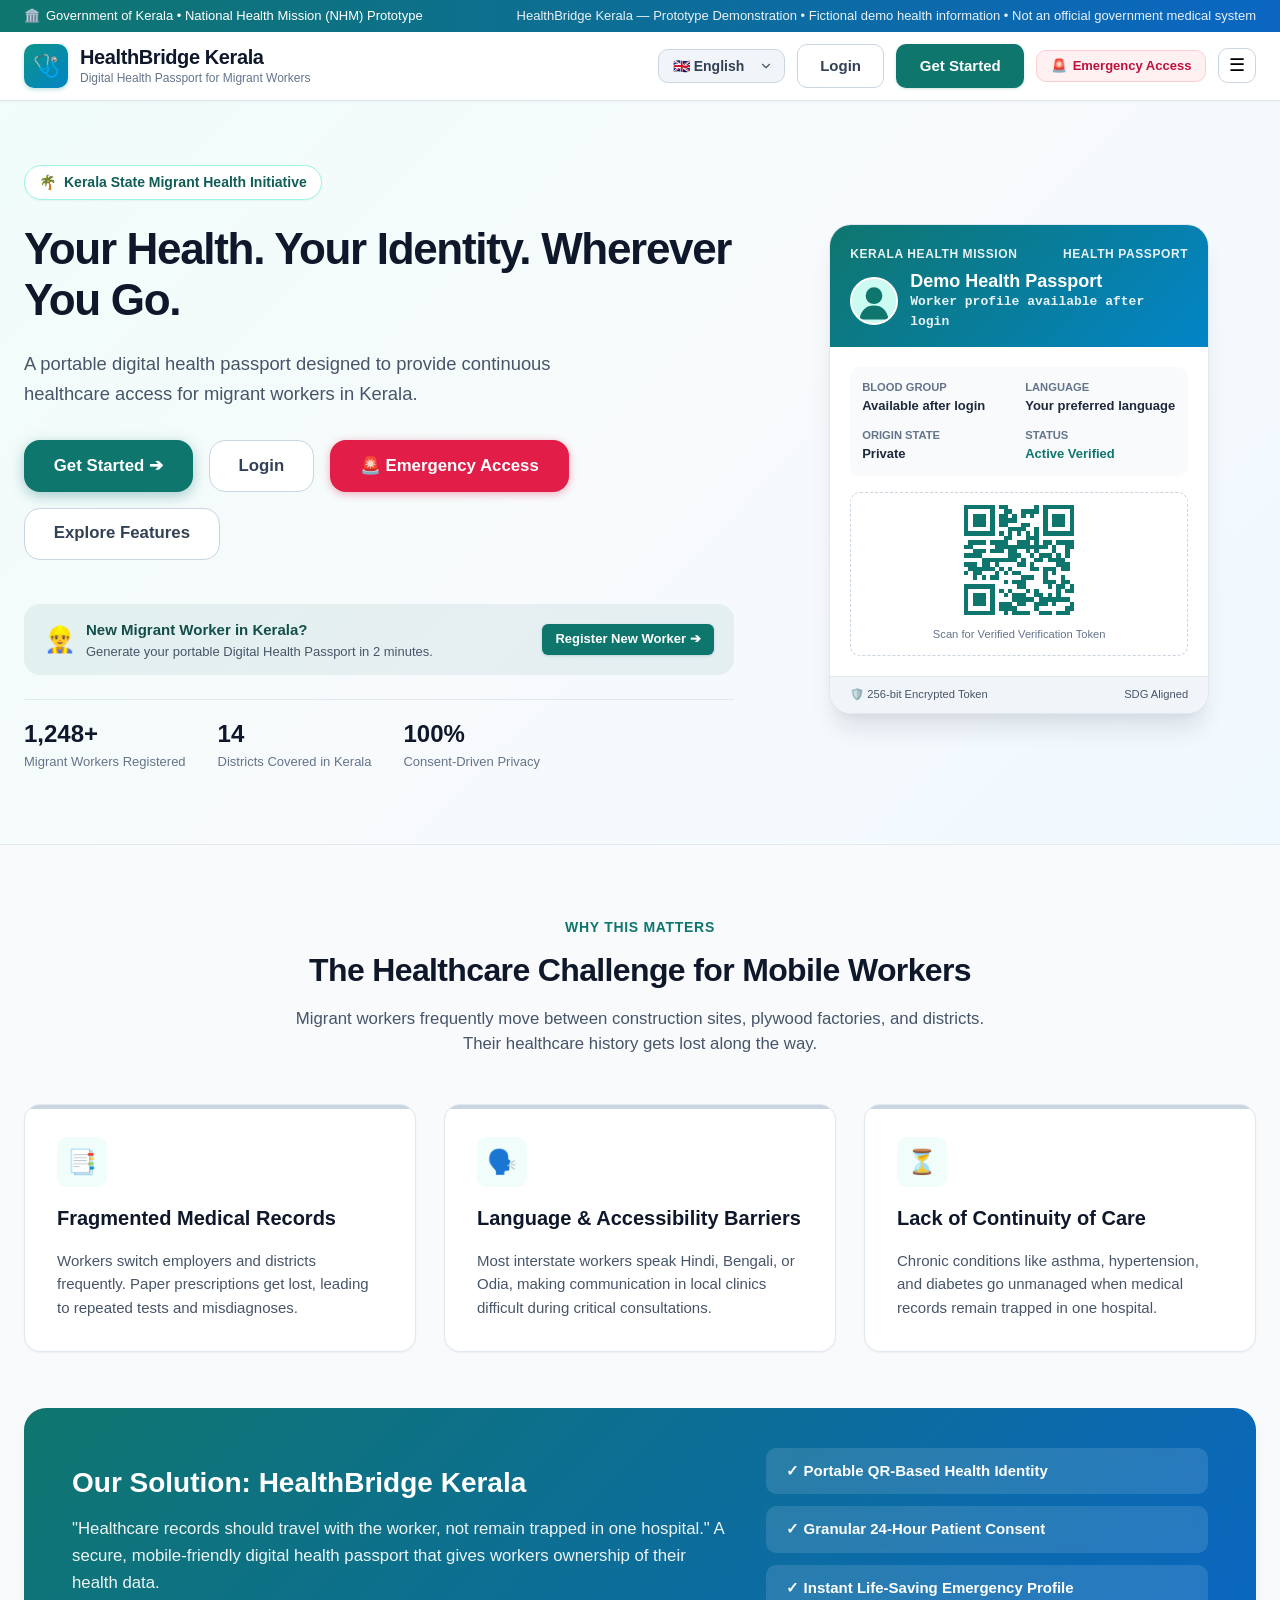
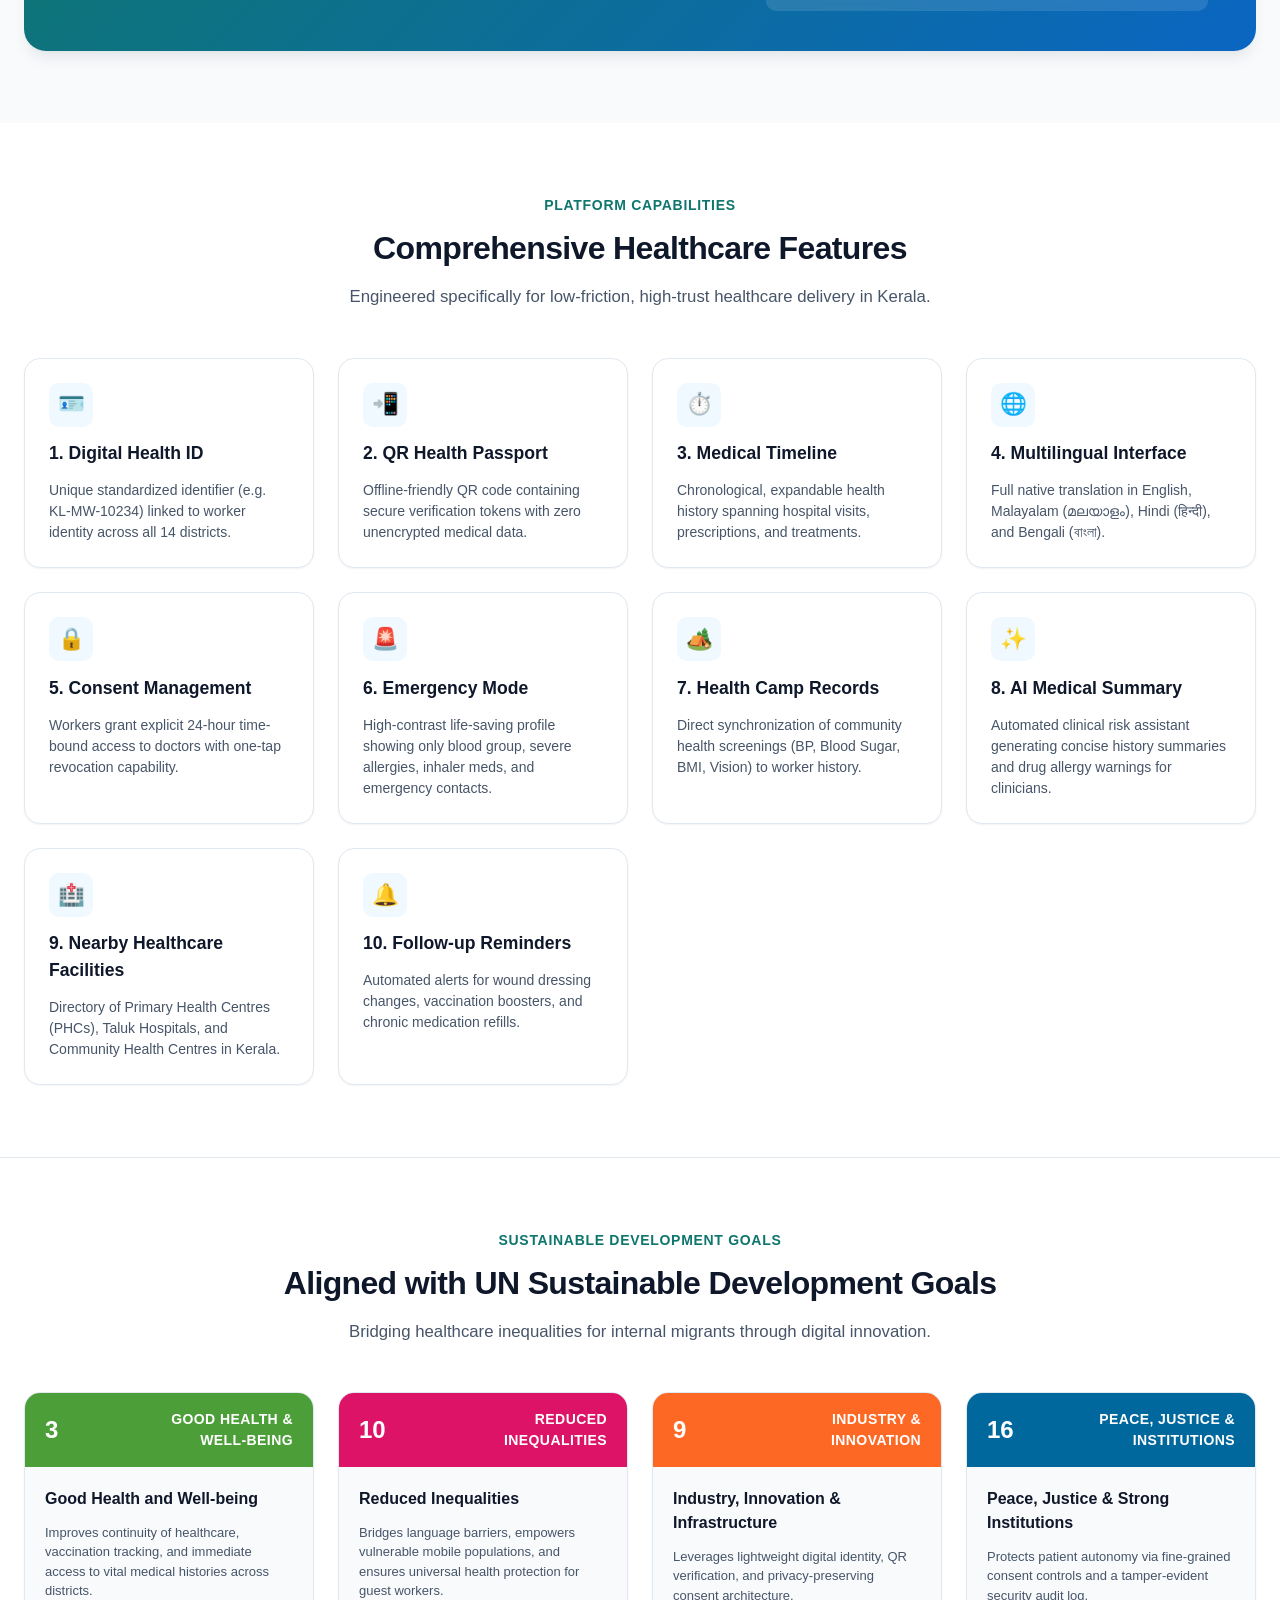
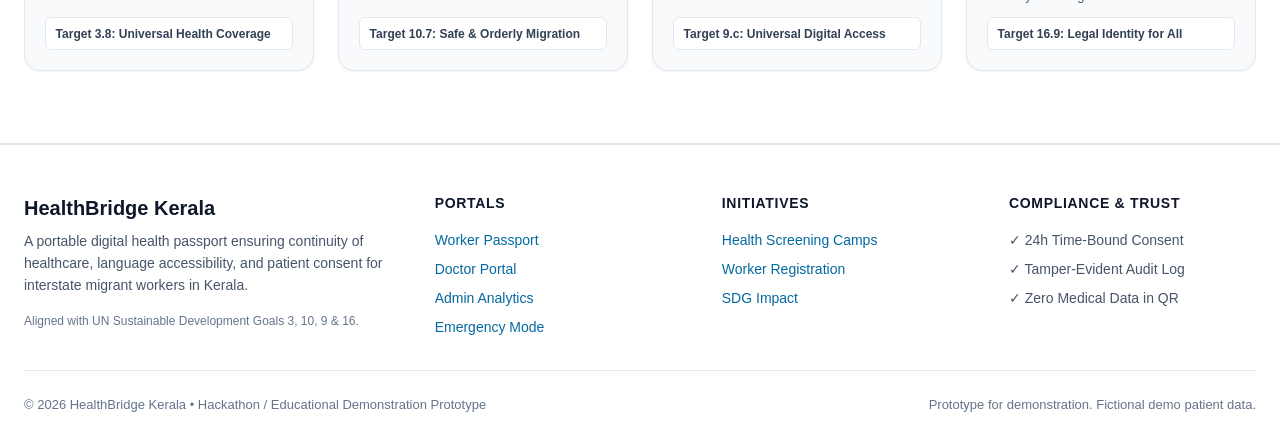
<file: templates/index.html>
<!DOCTYPE html>
<html lang="en">
<head>
  <meta charset="UTF-8">
  <meta name="viewport" content="width=device-width, initial-scale=1.0">
  <title>HealthBridge Kerala — Digital Health Passport for Migrant Workers</title>
  <meta name="description" content="A portable digital health passport designed to provide continuous healthcare access and consent-driven medical records for migrant workers in Kerala. Aligned with UN SDGs.">
  
  <!-- Core Design System CSS -->
  <link rel="stylesheet" href="/static/css/style.css">
  <link rel="stylesheet" href="/static/css/animations.css">
</head>
<body>

  <!-- 1. Government / Hackathon Banner -->
  <div class="gov-top-bar">
    <div class="gov-badge">
      <span>🏛️</span>
      <span>Government of Kerala • National Health Mission (NHM) Prototype</span>
    </div>
    <div class="gov-disclaimer">
      <span>HealthBridge Kerala — Prototype Demonstration • Fictional demo health information • Not an official government medical system</span>
    </div>
  </div>

  <!-- 2. Main Header Navigation -->
  <header class="main-header">
    <div class="header-container">
      <div class="brand-logo" onclick="goHome()" title="Go to Home">
        <div class="brand-icon-wrapper">
          <span>🩺</span>
        </div>
        <div class="brand-text">
          <h1 data-i18n="app_title">HealthBridge Kerala</h1>
          <p data-i18n="app_subtitle">Digital Health Passport for Migrant Workers</p>
        </div>
      </div>

      <div class="header-actions">
        <div class="lang-selector-wrapper">
          <select class="lang-select" onchange="setLanguage(this.value)" aria-label="Select Language">
            <option value="en">🇬🇧 English</option>
            <option value="ml">🌴 മലയാളം</option>
            <option value="hi">🇮🇳 हिन्दी</option>
            <option value="bn">🌾 বাংলা</option>
          </select>
        </div>
        <button class="btn btn-secondary header-login-btn public-header-control" onclick="navigateTo('role-select')">Login</button>
        <button class="btn btn-primary header-start-btn public-header-control" onclick="navigateTo('get-started')">Get Started</button>
        <button class="btn-emergency-top beacon-pulse public-header-control" onclick="openModal('modal-emergency-login')">
          <span>🚨</span>
          <span data-i18n="btn_emergency_access">Emergency Mode</span>
        </button>

        <button class="mobile-menu-btn public-header-control" id="mobile-nav-toggle" aria-label="Open navigation menu" aria-expanded="false">☰</button>
        <div id="authenticated-header-controls" class="authenticated-header-controls" hidden>
          <span class="authenticated-role-label"><span id="authenticated-user-name"></span><span id="authenticated-role-separator"> • </span><span id="authenticated-role-label"></span></span>
          <button class="btn btn-secondary" onclick="goHome()">Home</button>
          <button class="btn btn-primary" onclick="logout()">Logout</button>
        </div>
      </div>
    </div>
  </header>
  <div id="public-menu-backdrop" class="public-menu-backdrop"></div>
  <nav id="public-menu" class="public-menu" aria-label="Public navigation">
    <div class="public-menu-head"><strong>Explore HealthBridge</strong><button class="modal-close-btn" id="public-menu-close" aria-label="Close navigation menu">&times;</button></div>
    <button onclick="navigateTo('landing'); closePublicMenu()">Home</button>
    <button onclick="scrollPublicSection('about-section')">About HealthBridge Kerala</button>
    <button onclick="scrollPublicSection('how-it-works-section')">How It Works</button>
    <button onclick="scrollPublicSection('features-section')">Features</button>
    <button onclick="scrollPublicSection('sdg-section')">SDG Impact</button>
    <button onclick="scrollPublicSection('privacy-section')">Privacy &amp; Security</button>
    <button onclick="scrollPublicSection('faq-section')">Help / FAQ</button>
    <button onclick="scrollPublicSection('contact-section')">Contact</button>
    <button class="menu-register" onclick="navigateTo('register'); closePublicMenu()">Register Worker</button>
  </nav>

  <!-- Main Views Container -->
  <main>

    <!-- =======================================================================
         VIEW 1: LANDING PAGE
         ======================================================================= -->
    <div id="view-landing" class="view-section active">
      
      <!-- Hero Section -->
      <section class="hero-section">
        <div class="hero-grid">
          
          <div class="hero-content">
            <div class="hero-kerala-tag">
              <span>🌴</span>
              <span>Kerala State Migrant Health Initiative</span>
            </div>

            <h2 class="hero-title" data-i18n="hero_title">
              Your Health. Your Identity. <br><span class="highlight">Wherever You Go.</span>
            </h2>

            <p class="hero-subtitle" data-i18n="hero_subtitle">
              A portable digital health passport designed to provide continuous healthcare access for migrant workers in Kerala. No lost prescriptions. No data silos.
            </p>

            <div class="hero-actions">
              <button class="btn btn-primary btn-lg" onclick="navigateTo('get-started')" style="font-weight:700; box-shadow:0 4px 14px rgba(15,118,110,0.35);">
                Get Started ➔
              </button>
              <button class="btn btn-secondary btn-lg" onclick="navigateTo('role-select')">
                Login
              </button>
              <button class="btn btn-emergency btn-lg" onclick="openModal('modal-emergency-login')">🚨 Emergency Access</button>
              <button class="btn btn-secondary btn-lg" onclick="document.getElementById('features-section').scrollIntoView({behavior: 'smooth'})" data-i18n="btn_explore_features">
                Features
              </button>
            </div>

            <!-- Prominent Quick Register Callout Banner -->
            <div style="margin-top:1.25rem; padding:0.875rem 1.25rem; background:rgba(15,118,110,0.08); border:1.5px dashed var(--primary-400); border-radius:var(--radius-lg); display:flex; align-items:center; justify-content:space-between; flex-wrap:wrap; gap:12px;">
              <div style="display:flex; align-items:center; gap:10px;">
                <span style="font-size:1.6rem;">👷‍♂️</span>
                <div>
                  <strong style="color:var(--primary-900); font-size:0.9375rem;">New Migrant Worker in Kerala?</strong>
                  <p style="margin:0; font-size:0.8125rem; color:var(--slate-600);">Generate your portable Digital Health Passport in 2 minutes.</p>
                </div>
              </div>
              <button class="btn btn-primary btn-sm" onclick="navigateTo('register')">
                Register New Worker ➔
              </button>
            </div>

            <div class="hero-stats-row">
              <div class="hero-stat-item">
                <h3>1,248+</h3>
                <p>Migrant Workers Registered</p>
              </div>
              <div class="hero-stat-item">
                <h3>14</h3>
                <p>Districts Covered in Kerala</p>
              </div>
              <div class="hero-stat-item">
                <h3>100%</h3>
                <p>Consent-Driven Privacy</p>
              </div>
            </div>
          </div>

          <!-- Conceptual Digital Health Card Hero Visual -->
          <div class="hero-card-preview">
            <div class="health-passport-card card-hover-lift">
              <div class="card-header-bar">
                <div class="card-gov-label">
                  <span>Kerala Health Mission</span>
                  <span>Health Passport</span>
                </div>
                <div class="card-user-info">
                  <img src="/static/img/generic-avatar.svg" alt="Generic demo avatar" class="card-avatar">
                  <div>
                    <div class="card-user-name">Demo Health Passport</div>
                    <div class="card-user-id">Worker profile available after login</div>
                  </div>
                </div>
              </div>

              <div class="card-body">
                <div class="card-meta-grid">
                  <div class="card-meta-item">
                    <div class="meta-label">Blood Group</div>
                    <div class="meta-val">Available after login</div>
                  </div>
                  <div class="card-meta-item">
                    <div class="meta-label">Language</div>
                    <div class="meta-val">Your preferred language</div>
                  </div>
                  <div class="card-meta-item">
                    <div class="meta-label">Origin State</div>
                    <div class="meta-val">Private</div>
                  </div>
                  <div class="card-meta-item">
                    <div class="meta-label">Status</div>
                    <div class="meta-val" style="color:var(--primary-600);">Active Verified</div>
                  </div>
                </div>

                <div class="card-qr-box">
                  <div id="hero-qr-box"></div>
                  <p>Scan for Verified Verification Token</p>
                </div>
              </div>

              <div class="card-footer-strip">
                <span>🛡️ 256-bit Encrypted Token</span>
                <span>SDG Aligned</span>
              </div>
            </div>
          </div>

        </div>
      </section>

      <!-- Why This Matters Section -->
      <section id="about-section" class="section-padding">
        <div class="section-header">
          <div class="section-eyebrow">Why This Matters</div>
          <h3 class="section-title">The Healthcare Challenge for Mobile Workers</h3>
          <p class="section-subtitle">
            Migrant workers frequently move between construction sites, plywood factories, and districts. Their healthcare history gets lost along the way.
          </p>
        </div>

        <div class="problem-grid">
          <div class="problem-card">
            <div class="problem-icon-wrap">📑</div>
            <h3 data-i18n="problem_1_title">Fragmented Medical Records</h3>
            <p data-i18n="problem_1_desc">
              Workers switch employers and districts frequently. Paper prescriptions get lost, leading to repeated tests and misdiagnoses.
            </p>
          </div>

          <div class="problem-card">
            <div class="problem-icon-wrap">🗣️</div>
            <h3 data-i18n="problem_2_title">Language & Accessibility Barriers</h3>
            <p data-i18n="problem_2_desc">
              Most interstate workers speak Hindi, Bengali, or Odia, making communication in local clinics difficult during critical consultations.
            </p>
          </div>

          <div class="problem-card">
            <div class="problem-icon-wrap">⏳</div>
            <h3 data-i18n="problem_3_title">Lack of Continuity of Care</h3>
            <p data-i18n="problem_3_desc">
              Chronic conditions like asthma, hypertension, and diabetes go unmanaged when medical records remain trapped in one hospital.
            </p>
          </div>
        </div>

        <!-- Our Solution Banner -->
        <div id="how-it-works-section" class="solution-banner">
          <div class="solution-content">
            <h3>Our Solution: HealthBridge Kerala</h3>
            <p>
              "Healthcare records should travel with the worker, not remain trapped in one hospital." A secure, mobile-friendly digital health passport that gives workers ownership of their health data.
            </p>
          </div>
          <div class="solution-features">
            <div class="solution-feature-item">✓ Portable QR-Based Health Identity</div>
            <div class="solution-feature-item">✓ Granular 24-Hour Patient Consent</div>
            <div class="solution-feature-item">✓ Instant Life-Saving Emergency Profile</div>
          </div>
        </div>
      </section>

      <!-- 10 Core Features Section -->
      <section id="features-section" class="section-padding" style="background: #FFFFFF;">
        <div class="section-header">
          <div class="section-eyebrow">Platform Capabilities</div>
          <h3 class="section-title">Comprehensive Healthcare Features</h3>
          <p class="section-subtitle">Engineered specifically for low-friction, high-trust healthcare delivery in Kerala.</p>
        </div>

        <div class="features-grid">
          <div class="feature-card">
            <div class="feature-icon">🪪</div>
            <h4>1. Digital Health ID</h4>
            <p>Unique standardized identifier (e.g. KL-MW-10234) linked to worker identity across all 14 districts.</p>
          </div>

          <div class="feature-card">
            <div class="feature-icon">📲</div>
            <h4>2. QR Health Passport</h4>
            <p>Offline-friendly QR code containing secure verification tokens with zero unencrypted medical data.</p>
          </div>

          <div class="feature-card">
            <div class="feature-icon">⏱️</div>
            <h4>3. Medical Timeline</h4>
            <p>Chronological, expandable health history spanning hospital visits, prescriptions, and treatments.</p>
          </div>

          <div class="feature-card">
            <div class="feature-icon">🌐</div>
            <h4>4. Multilingual Interface</h4>
            <p>Full native translation in English, Malayalam (മലയാളം), Hindi (हिन्दी), and Bengali (বাংলা).</p>
          </div>

          <div class="feature-card">
            <div class="feature-icon">🔒</div>
            <h4>5. Consent Management</h4>
            <p>Workers grant explicit 24-hour time-bound access to doctors with one-tap revocation capability.</p>
          </div>

          <div class="feature-card">
            <div class="feature-icon">🚨</div>
            <h4>6. Emergency Mode</h4>
            <p>High-contrast life-saving profile showing only blood group, severe allergies, inhaler meds, and emergency contacts.</p>
          </div>

          <div class="feature-card">
            <div class="feature-icon">🏕️</div>
            <h4>7. Health Camp Records</h4>
            <p>Direct synchronization of community health screenings (BP, Blood Sugar, BMI, Vision) to worker history.</p>
          </div>

          <div class="feature-card">
            <div class="feature-icon">✨</div>
            <h4>8. AI Medical Summary</h4>
            <p>Automated clinical risk assistant generating concise history summaries and drug allergy warnings for clinicians.</p>
          </div>

          <div class="feature-card">
            <div class="feature-icon">🏥</div>
            <h4>9. Nearby Healthcare Facilities</h4>
            <p>Directory of Primary Health Centres (PHCs), Taluk Hospitals, and Community Health Centres in Kerala.</p>
          </div>

          <div class="feature-card">
            <div class="feature-icon">🔔</div>
            <h4>10. Follow-up Reminders</h4>
            <p>Automated alerts for wound dressing changes, vaccination boosters, and chronic medication refills.</p>
          </div>
        </div>
      </section>

      <!-- SDG Section -->
      <section id="sdg-section" class="section-padding sdg-section">
        <div class="section-header">
          <div class="section-eyebrow">Sustainable Development Goals</div>
          <h3 class="section-title" data-i18n="sdg_section_title">Aligned with UN Sustainable Development Goals</h3>
          <p class="section-subtitle">Bridging healthcare inequalities for internal migrants through digital innovation.</p>
        </div>

        <div class="sdg-grid">
          <!-- SDG 3 -->
          <div class="sdg-card">
            <div class="sdg-card-header sdg-3-header">
              <div class="sdg-num">3</div>
              <div class="sdg-name">Good Health & Well-being</div>
            </div>
            <div class="sdg-card-body">
              <h4 data-i18n="sdg_3_title">Good Health and Well-being</h4>
              <p data-i18n="sdg_3_desc">Improves continuity of healthcare, vaccination tracking, and immediate access to vital medical histories across districts.</p>
              <div class="sdg-impact-pill">Target 3.8: Universal Health Coverage</div>
            </div>
          </div>

          <!-- SDG 10 -->
          <div class="sdg-card">
            <div class="sdg-card-header sdg-10-header">
              <div class="sdg-num">10</div>
              <div class="sdg-name">Reduced Inequalities</div>
            </div>
            <div class="sdg-card-body">
              <h4 data-i18n="sdg_10_title">Reduced Inequalities</h4>
              <p data-i18n="sdg_10_desc">Bridges language barriers, empowers vulnerable mobile populations, and ensures universal health protection for guest workers.</p>
              <div class="sdg-impact-pill">Target 10.7: Safe & Orderly Migration</div>
            </div>
          </div>

          <!-- SDG 9 -->
          <div class="sdg-card">
            <div class="sdg-card-header sdg-9-header">
              <div class="sdg-num">9</div>
              <div class="sdg-name">Industry & Innovation</div>
            </div>
            <div class="sdg-card-body">
              <h4 data-i18n="sdg_9_title">Industry, Innovation & Infrastructure</h4>
              <p data-i18n="sdg_9_desc">Leverages lightweight digital identity, QR verification, and privacy-preserving consent architecture.</p>
              <div class="sdg-impact-pill">Target 9.c: Universal Digital Access</div>
            </div>
          </div>

          <!-- SDG 16 -->
          <div class="sdg-card">
            <div class="sdg-card-header sdg-16-header">
              <div class="sdg-num">16</div>
              <div class="sdg-name">Peace, Justice & Institutions</div>
            </div>
            <div class="sdg-card-body">
              <h4 data-i18n="sdg_16_title">Peace, Justice & Strong Institutions</h4>
              <p data-i18n="sdg_16_desc">Protects patient autonomy via fine-grained consent controls and a tamper-evident security audit log.</p>
              <div class="sdg-impact-pill">Target 16.9: Legal Identity for All</div>
            </div>
          </div>
        </div>
      </section>

    </div>

    <div id="view-get-started" class="view-section"><div class="page-container"><div class="role-select-container"><div class="section-eyebrow">Choose Your Starting Point</div><h2 class="section-title">How would you like to get started?</h2><p class="section-subtitle">Register a new worker or securely enter an existing portal.</p><div class="entry-option-grid"><button onclick="navigateTo('register')">📝 <strong>Register New Migrant Worker</strong><span>Create a new portable Health ID</span></button><button onclick="openModal('modal-worker-login')">👷 <strong>Existing Worker Login</strong><span>Access your passport and reports</span></button><button onclick="openModal('modal-doctor-login')">🩺 <strong>Doctor Login</strong><span>Clinical records and consent</span></button><button onclick="openModal('modal-health-worker-login')">⚕️ <strong>Health Worker Login</strong><span>Screening and field-health tools</span></button><button onclick="openModal('modal-admin-login')">🏛️ <strong>Admin Login</strong><span>Accounts and analytics</span></button></div></div></div></div>

    <!-- =======================================================================
         VIEW 2: ROLE SELECTION / CONTINUE AS
         ======================================================================= -->
    <div id="view-role-select" class="view-section">
      <div class="page-container">
        <div class="role-select-container">
          <div class="section-eyebrow">Select Access Portal</div>
          <h2 class="section-title">Login to HealthBridge Kerala</h2>
          <p class="section-subtitle">Choose the portal for your existing account.</p>

          <div class="role-cards-grid">
            
            <!-- Role 1: Migrant Worker -->
            <div class="role-card worker" onclick="openModal('modal-worker-login')">
              <div class="role-icon-large">👷</div>
              <h3 data-i18n="role_worker">Patient / Migrant Worker</h3>
              <p>View your Digital Health Passport, medical history timeline, QR code, and manage doctor consent.</p>
              <button class="btn btn-primary" style="width:100%; margin-top:auto;">Enter Worker Portal</button>
            </div>

            <!-- Role 2: Doctor -->
            <div class="role-card doctor" onclick="openModal('modal-doctor-login')">
              <div class="role-icon-large">🩺</div>
              <h3 data-i18n="role_doctor">Doctor / Healthcare Provider</h3>
              <p>Search worker by Health ID/QR, request consent, view clinical history, add diagnoses, and use AI summary.</p>
              <button class="btn btn-primary" style="width:100%; margin-top:auto;">Enter Doctor Portal</button>
            </div>

            <div class="role-card worker" onclick="openModal('modal-health-worker-login')">
              <div class="role-icon-large">⚕️</div><h3>Health Worker</h3>
              <p>Access field screening and community health workflows using your assigned account.</p>
              <button class="btn btn-primary" style="width:100%; margin-top:auto;">Health Worker Login</button>
            </div>

            <!-- Role 4: Administrator -->
            <div class="role-card admin" onclick="openModal('modal-admin-login')">
              <div class="role-icon-large">🏛️</div>
              <h3 data-i18n="role_admin">Administrator</h3>
              <p>Health Mission analytics, district health camps, demographic trends, and security audit logs.</p>
              <button class="btn btn-primary" style="width:100%; margin-top:auto;">Enter Admin Portal</button>
            </div>

          </div>

          <div class="demo-credentials demo-access"><strong>DEMO ACCESS — Prototype Only</strong><p>These credentials are for prototype/demo use only. Do not use them in a real production healthcare system.</p><div><span>Worker</span><code>ID: KL-MW-DEMO1<br>Password: Demo@1234</code><button class="btn btn-secondary btn-sm" onclick="useDemoAccount('worker')">Use Demo Account</button></div><div><span>Doctor</span><code>ID: DOC-DEMO1<br>Password: Demo@1234</code><button class="btn btn-secondary btn-sm" onclick="useDemoAccount('doctor')">Use Demo Account</button></div><div><span>Health Worker</span><code>ID: HW-DEMO1<br>Password: Demo@1234</code><button class="btn btn-secondary btn-sm" onclick="useDemoAccount('health-worker')">Use Demo Account</button></div><div><span>Admin</span><code>ID: ADMIN-DEMO1<br>Password: Demo@1234</code><button class="btn btn-secondary btn-sm" onclick="useDemoAccount('admin')">Use Demo Account</button></div></div>
        </div>
      </div>
    </div>

    <!-- =======================================================================
         VIEW 3: WORKER REGISTRATION
         ======================================================================= -->
    <div id="view-register" class="view-section">
      <div class="page-container">
        
        <div id="registration-form-wrap" class="form-card">
          <div class="form-header-bar">
            <h2 data-i18n="nav_register">Register Migrant Worker</h2>
            <p>Generate a portable Government-standard Digital Health ID (KL-MW-XXXXX) for healthcare access across Kerala.</p>
          </div>

          <form class="form-body" id="worker-registration-form" onsubmit="handleWorkerRegistration(event)">
            
            <!-- Section 1: Personal Details -->
            <div>
              <div class="form-section-title">
                <span>👤</span>
                <span>1. Personal Details</span>
              </div>

              <div class="form-grid-3" style="margin-top:1rem;">
                <div class="form-group">
                  <label>Full Name <span class="required">*</span></label>
                  <input type="text" name="name" class="form-control" placeholder="e.g. Rahul Kumar" required value="Rahul Kumar">
                </div>
                <div class="form-group">
                  <label>Date of Birth <span class="required">*</span></label>
                  <input type="date" id="reg-dob" name="dob" class="form-control" required value="1998-05-14" max="2012-12-31">
                </div>
                <div class="form-group">
                  <label>Age (Years) <span class="required">*</span> <small style="color:var(--primary-600); font-weight:600;">(Auto-calculated)</small></label>
                  <input type="number" id="reg-age" name="age" class="form-control" placeholder="Age" min="14" max="100" required value="28" readonly style="background:var(--slate-100); font-weight:700; color:var(--primary-700);">
                </div>
              </div>

              <div class="form-grid-3" style="margin-top:1rem;">
                <div class="form-group">
                  <label>Gender <span class="required">*</span></label>
                  <select name="gender" class="form-control" required>
                    <option value="Male" selected>Male</option>
                    <option value="Female">Female</option>
                    <option value="Other">Other</option>
                  </select>
                </div>
                <div class="form-group">
                  <label>Mobile Number <span class="required">*</span></label>
                  <input type="tel" id="reg-phone" name="phone" class="form-control" placeholder="10-digit mobile (e.g. 9876543210)" required value="9876543210" pattern="[0-9+ -]{10,15}">
                </div>
                <div class="form-group">
                  <label>Email Address <small style="color:var(--slate-500);">(Optional)</small></label>
                  <input type="email" name="email" class="form-control" placeholder="e.g. worker@example.com" value="rahul.kumar.demo@healthbridge.in">
                </div>
              </div>

              <div class="form-group" style="margin-top:1rem;">
                <label>Worker Photo / Avatar URL <small style="color:var(--slate-500);">(Optional)</small></label>
                <input type="url" name="photo_url" class="form-control" placeholder="https://..." value="https://images.unsplash.com/photo-1534528741775-53994a69daeb?auto=format&fit=crop&w=200&q=80">
              </div>
            </div>

            <!-- Section 2: Identity & Domicile Details -->
            <div>
              <div class="form-section-title">
                <span>🪪</span>
                <span>2. Identity & Domicile Details</span>
              </div>

              <div class="form-grid-2" style="margin-top:1rem;">
                <div class="form-group">
                  <label>Government ID Type <span class="required">*</span></label>
                  <select name="govt_id_type" class="form-control" required>
                    <option value="Aadhaar Card" selected>Aadhaar Card</option>
                    <option value="Voter ID Card">Voter ID Card</option>
                    <option value="Ration Card">Ration Card</option>
                    <option value="Driving License">Driving License</option>
                    <option value="Labour Welfare Card">Labour Welfare Card</option>
                    <option value="Other Govt ID">Other Govt ID</option>
                  </select>
                </div>
                <div class="form-group">
                  <label>Government ID Number <span class="required">*</span></label>
                  <input type="text" name="govt_id_number" class="form-control" placeholder="e.g. XXXX-XXXX-8921" required value="XXXX-XXXX-8921">
                </div>
              </div>

              <div class="form-grid-2" style="margin-top:1rem;">
                <div class="form-group">
                  <label>State of Origin <span class="required">*</span></label>
                  <select name="origin_state" class="form-control" required>
                    <option value="Bihar" selected>Bihar</option>
                    <option value="West Bengal">West Bengal</option>
                    <option value="Assam">Assam</option>
                    <option value="Uttar Pradesh">Uttar Pradesh</option>
                    <option value="Odisha">Odisha</option>
                    <option value="Jharkhand">Jharkhand</option>
                    <option value="Tamil Nadu">Tamil Nadu</option>
                    <option value="Andhra Pradesh">Andhra Pradesh</option>
                    <option value="Other">Other</option>
                  </select>
                </div>
                <div class="form-group">
                  <label>District of Origin <span class="required">*</span></label>
                  <input type="text" name="origin_district" class="form-control" placeholder="e.g. Patna, Murshidabad" required value="Patna">
                </div>
              </div>

              <div class="form-grid-2" style="margin-top:1rem;">
                <div class="form-group">
                  <label>Current Address in Kerala <span class="required">*</span></label>
                  <input type="text" name="current_address" class="form-control" placeholder="e.g. Room 14, Metro Worker Camp, Kaloor" required value="Room 14, Metro Worker Camp, Kaloor, Kochi">
                </div>
                <div class="form-group">
                  <label>Current District in Kerala <span class="required">*</span></label>
                  <select name="current_district" class="form-control" required>
                    <option value="Ernakulam" selected>Ernakulam (Kochi)</option>
                    <option value="Thiruvananthapuram">Thiruvananthapuram</option>
                    <option value="Kozhikode">Kozhikode</option>
                    <option value="Thrissur">Thrissur</option>
                    <option value="Palakkad">Palakkad</option>
                    <option value="Kollam">Kollam</option>
                    <option value="Malappuram">Malappuram</option>
                    <option value="Kannur">Kannur</option>
                    <option value="Kottayam">Kottayam</option>
                    <option value="Alappuzha">Alappuzha</option>
                    <option value="Idukki">Idukki</option>
                    <option value="Wayanad">Wayanad</option>
                    <option value="Kasaragod">Kasaragod</option>
                    <option value="Pathanamthitta">Pathanamthitta</option>
                  </select>
                </div>
              </div>
            </div>

            <!-- Section 3: Work Details -->
            <div>
              <div class="form-section-title">
                <span>🏗️</span>
                <span>3. Work Details in Kerala</span>
              </div>

              <div class="form-grid-2" style="margin-top:1rem;">
                <div class="form-group">
                  <label>Occupation / Trade <span class="required">*</span></label>
                  <input type="text" name="occupation" class="form-control" placeholder="e.g. Construction Steel Fixer, Plywood Operator" required value="Construction Steel Fixer">
                </div>
                <div class="form-group">
                  <label>Employer / Contractor / Firm Name <span class="required">*</span></label>
                  <input type="text" name="employer_name" class="form-control" placeholder="e.g. L&T Metro Construction Kochi" required value="L&T Metro Construction Kochi">
                </div>
              </div>

              <div class="form-grid-2" style="margin-top:1rem;">
                <div class="form-group">
                  <label>Workplace Location <span class="required">*</span></label>
                  <input type="text" name="workplace_location" class="form-control" placeholder="e.g. Kaloor Metro Viaduct Site" required value="Kaloor Metro Viaduct Site">
                </div>
                <div class="form-group">
                  <label>Date of Arrival in Kerala <span class="required">*</span></label>
                  <input type="date" name="arrival_date" class="form-control" required value="2024-03-10">
                </div>
              </div>
            </div>

            <!-- Section 4: Health Details & Baseline -->
            <div>
              <div class="form-section-title">
                <span>🩺</span>
                <span>4. Health Details & Emergency Baseline</span>
              </div>

              <div class="form-grid-3" style="margin-top:1rem;">
                <div class="form-group">
                  <label>Blood Group <span class="required">*</span></label>
                  <select name="blood_group" class="form-control" required>
                    <option value="B+" selected>B+ (Positive)</option>
                    <option value="O+">O+ (Positive)</option>
                    <option value="A+">A+ (Positive)</option>
                    <option value="AB+">AB+ (Positive)</option>
                    <option value="B-">B- (Negative)</option>
                    <option value="O-">O- (Negative)</option>
                    <option value="A-">A- (Negative)</option>
                    <option value="AB-">AB- (Negative)</option>
                  </select>
                </div>
                <div class="form-group">
                  <label>Known Allergies</label>
                  <input type="text" name="allergies" class="form-control" placeholder="e.g. Penicillin, Sulfa, Dust" value="Penicillin">
                </div>
                <div class="form-group">
                  <label>Existing Medical Conditions</label>
                  <input type="text" name="conditions" class="form-control" placeholder="e.g. Asthma, Hypertension, Diabetes" value="Asthma (Mild intermittent)">
                </div>
              </div>

              <div class="form-grid-2" style="margin-top:1rem;">
                <div class="form-group">
                  <label>Current Regular Medications</label>
                  <input type="text" name="medications" class="form-control" placeholder="e.g. Salbutamol Inhaler (100 mcg)" value="Salbutamol Inhaler (100 mcg as needed)">
                </div>
                <div class="form-group">
                  <label>Vaccination Status</label>
                  <select name="vaccination_status" class="form-control">
                    <option value="Fully Vaccinated (COVID-19 2 Doses + Booster, Tetanus 2025)" selected>Fully Vaccinated (COVID-19 + Tetanus)</option>
                    <option value="Partially Vaccinated">Partially Vaccinated</option>
                    <option value="Booster Pending">Booster Pending</option>
                  </select>
                </div>
              </div>

              <div class="form-grid-3" style="margin-top:1rem;">
                <div class="form-group">
                  <label>Emergency Contact Name <span class="required">*</span></label>
                  <input type="text" name="emergency_name" class="form-control" placeholder="e.g. Priya Kumar" required value="Priya Kumar">
                </div>
                <div class="form-group">
                  <label>Emergency Contact Phone <span class="required">*</span></label>
                  <input type="tel" name="emergency_phone" class="form-control" placeholder="+91 XXXXX XXXXX" required value="+91 98765 00112">
                </div>
                <div class="form-group">
                  <label>Relationship <span class="required">*</span></label>
                  <select name="emergency_relation" class="form-control" required>
                    <option value="Spouse" selected>Spouse</option>
                    <option value="Parent">Parent</option>
                    <option value="Sibling">Sibling</option>
                    <option value="Child">Child</option>
                    <option value="Employer / Contractor">Employer / Contractor</option>
                    <option value="Roommate / Co-worker">Roommate / Co-worker</option>
                    <option value="Friend">Friend</option>
                  </select>
                </div>
              </div>
            </div>

            <!-- Section 5: Language -->
            <div>
              <div class="form-section-title">
                <span>🗣️</span>
                <span>5. Language Preference</span>
              </div>
              <div class="form-group" style="margin-top:1rem;">
                <label>Preferred Communication Language <span class="required">*</span></label>
                <select name="language" class="form-control" required>
                  <option value="Hindi" selected>Hindi / हिन्दी</option>
                  <option value="Bengali">Bengali / বাংলা</option>
                  <option value="Malayalam">Malayalam / മലയാളം</option>
                  <option value="Tamil">Tamil / தமிழ்</option>
                  <option value="Odia">Odia / ଓଡ଼ିଆ</option>
                  <option value="English">English</option>
                </select>
              </div>
            </div>

            <!-- Section 6: Consent Agreement -->
            <div style="background:var(--slate-50); border:1px solid var(--slate-200); border-radius:var(--radius-lg); padding:1.25rem;">
              <div class="form-section-title" style="border-bottom:none; padding-bottom:0;">
                <span>🔒</span>
                <span>6. Patient Consent & Authorization</span>
              </div>
              <div style="margin-top:0.75rem; display:flex; align-items:flex-start; gap:12px;">
                <input type="checkbox" id="reg-consent" name="consent_agreed" required checked style="width:20px; height:20px; margin-top:2px; accent-color:var(--primary-600); cursor:pointer;">
                <label for="reg-consent" style="font-size:0.9375rem; color:var(--slate-800); font-weight:600; cursor:pointer; line-height:1.45;">
                  "I consent to the storage and sharing of my health information for healthcare purposes."
                </label>
              </div>
              <p style="font-size:0.75rem; color:var(--slate-500); margin-top:6px; margin-left:32px;">
                Your health data is protected under Kerala Digital Health Guidelines. Access by doctors is time-bound (24h) and revocable.
              </p>
            </div>

            <div class="form-actions">
              <button type="button" class="btn btn-secondary" onclick="navigateTo('landing')" data-i18n="btn_cancel">Cancel</button>
              <button type="submit" class="btn btn-primary btn-lg" data-i18n="btn_save_health_id">Save & Create Health ID ➔</button>
            </div>

          </form>
        </div>

        <!-- Registration Success Card -->
        <div id="registration-success-wrap" class="form-card" style="display:none;">
          <div class="success-card">
            <div class="success-icon-badge">✓</div>
            <h2>Registration Successful!</h2>
            <p style="color:var(--slate-600); max-width:520px;">
              Digital Health Passport has been created for <strong id="reg-success-name">Rahul Kumar</strong>.
            </p>

            <div style="background:var(--slate-50); border:1px solid var(--slate-200); padding:1.5rem; border-radius:var(--radius-lg); width:100%; max-width:400px; box-shadow:var(--shadow-sm);">
              <div style="display:flex; justify-content:space-between; align-items:center; margin-bottom:8px;">
                <span style="font-size:0.75rem; color:var(--slate-500); font-weight:700; text-transform:uppercase;">Digital Health ID</span>
                <span style="font-size:0.75rem; color:var(--primary-700); font-weight:600;" id="reg-success-date">Registered: 17 Aug 2026</span>
              </div>
              <div id="reg-success-id" style="font-size:1.85rem; font-weight:900; color:var(--primary-700); font-family:monospace; margin:4px 0 12px;">KL-MW-10234</div>
              
              <div id="reg-success-qr" style="display:flex; justify-content:center; margin:1rem 0;"></div>
              <p style="font-size:0.75rem; color:var(--slate-500);">Secure Offline Verification Token</p>
            </div>

            <div style="display:flex; gap:1rem; flex-wrap:wrap; justify-content:center; margin-top:0.5rem;">
              <button class="btn btn-primary" id="btn-view-profile" onclick="navigateTo('worker', AppState.activeWorkerHealthId)">
                👤 View Health Profile ➔
              </button>
              <button class="btn btn-secondary" id="btn-download-card" onclick="printHealthCard()">
                🖨️ Download Health Card
              </button>
            </div>
          </div>
        </div>

      </div>
    </div>

    <!-- =======================================================================
         VIEW 4: WORKER DASHBOARD
         ======================================================================= -->
    <div id="view-worker" class="view-section">
      <div class="dashboard-shell">
        
        <!-- Sidebar Navigation -->
        <aside class="dashboard-sidebar">
          <div class="sidebar-user-badge">
            <img src="/static/img/generic-avatar.svg" alt="Profile avatar" class="sidebar-avatar worker-profile-avatar">
            <div class="sidebar-user-details">
              <h4 id="dash-worker-name">Rahul Kumar</h4>
              <p id="dash-worker-id">KL-MW-10234</p>
            </div>
          </div>

          <ul class="sidebar-nav-list">
            <li><button class="sidebar-nav-btn worker-tab-btn active" data-tab="tab-profile"><span class="nav-icon">👤</span><span>My Profile</span></button></li>
            <li><button class="sidebar-nav-btn worker-tab-btn" data-tab="tab-health-card"><span class="nav-icon">🪪</span><span>My Health Card</span></button></li>
            <li><button class="sidebar-nav-btn worker-tab-btn" data-tab="tab-timeline"><span class="nav-icon">📄</span><span>My Medical Reports</span></button></li>
            <li><button class="sidebar-nav-btn worker-tab-btn" data-tab="tab-screenings"><span class="nav-icon">🧪</span><span>Lab Reports &amp; Screenings</span></button></li>
            <li><button class="sidebar-nav-btn worker-tab-btn" data-tab="tab-consents"><span class="nav-icon">🔒</span><span>Consent &amp; Requests</span></button></li>
            <li><button class="sidebar-nav-btn worker-tab-btn" data-tab="tab-upload"><span class="nav-icon">⬆️</span><span>Upload Health Document</span></button></li>
            <li><button class="sidebar-nav-btn worker-tab-btn" data-tab="tab-ai-summary"><span class="nav-icon">⭐</span><span>Doctor Ratings &amp; Summary</span></button></li>
          </ul>

          <div class="sidebar-bottom-actions">
            <button class="btn btn-secondary btn-sm" onclick="openModal('modal-qr-view')">
              📱 View Large QR Code
            </button>
            <button class="btn btn-secondary btn-sm" onclick="printHealthCard()">
              🖨️ Print Health Card
            </button>
            <button class="btn btn-emergency btn-sm" onclick="navigateTo('emergency', AppState.activeWorkerHealthId)">
              🚨 Emergency Profile
            </button>
            <button class="btn btn-secondary btn-sm" onclick="logout()">🚪 Logout</button>
          </div>
        </aside>

        <!-- Main Dashboard Content -->
        <div class="dashboard-main-area">
          <!-- Top Banner Card -->
          <div class="dashboard-top-banner">
            <div>
              <h2>Welcome, <span id="dash-worker-name-banner">Rahul Kumar</span></h2>
              <p id="dash-worker-meta">Profile available after login</p><button class="btn btn-secondary btn-sm" onclick="chooseProfilePhoto()">Change Photo</button> <button class="btn btn-secondary btn-sm" onclick="removeProfilePhoto()">Remove</button>
            </div>
            <div style="display:flex; gap:10px; align-items:center; flex-wrap:wrap;">
              <span id="dash-worker-lang-badge" class="badge badge-primary">🗣️ Preferred: Hindi</span>
              <span class="badge badge-success">✓ Verified Active</span>
              <button class="btn btn-secondary btn-sm" onclick="navigateTo('register')" style="font-weight:700; color:var(--primary-800); border-color:var(--primary-300);">
                ➕ Register Worker
              </button>
            </div>
          </div>
          <div class="worker-summary-grid">
            <button onclick="openHealthCard()"><span>🪪</span><strong>Health Card</strong><small>Identity and emergency summary</small></button>
            <button onclick="showWorkerTab('tab-timeline')"><span>📄</span><strong>Latest Medical Report</strong><small id="worker-latest-report">No report available</small></button>
            <button onclick="showWorkerTab('tab-timeline')"><span>📅</span><strong>Upcoming Follow-up</strong><small id="worker-follow-up">No follow-up scheduled</small></button>
            <button onclick="navigateTo('emergency', AppState.activeWorkerHealthId)"><span>🚨</span><strong>Emergency Information</strong><small>Restricted essential profile</small></button>
          </div>

          <!-- Quick QR & Health ID Passport Card -->
          <div style="display:grid; grid-template-columns:1.5fr 1fr; gap:1.5rem;">
            
            <!-- Tab Panes Container -->
            <div>
              <div id="tab-profile" class="worker-tab-pane"><h3>My Profile</h3><div id="worker-profile-details" class="form-card" style="padding:1.25rem;margin-top:1rem;"></div></div>
              <div id="tab-health-card" class="worker-tab-pane" style="display:none;"><h3>My Health Card</h3><p>Short identity and emergency summary. Medical reports remain separate.</p><div id="health-card-preview" class="health-card-preview"></div><button class="btn btn-primary" onclick="printHealthCard()">Print / Download Health Card</button></div>
              
              <!-- Tab 1: Medical History Timeline -->
              <div id="tab-timeline" class="worker-tab-pane" style="display:none;">
                <div style="display:flex; justify-content:space-between; align-items:center; margin-bottom:1rem;">
                  <h3 style="font-size:1.25rem; font-weight:800; color:var(--slate-900);">My Medical Reports</h3>
                  <span class="badge badge-slate">Doctor-authored • Read only</span>
                </div>
                <div class="report-filter-row" id="report-filter-row"><button class="btn btn-secondary btn-sm active" data-filter="all">All</button><button class="btn btn-secondary btn-sm" data-filter="doctor">Doctor Visit</button><button class="btn btn-secondary btn-sm" data-filter="prescription">Prescription</button><button class="btn btn-secondary btn-sm" data-filter="lab">Lab Report</button><button class="btn btn-secondary btn-sm" data-filter="vaccination">Vaccination</button><button class="btn btn-secondary btn-sm" data-filter="screening">Screening</button></div>
                <div id="worker-medical-timeline" class="timeline-container">
                  <!-- Dynamically populated -->
                </div>
              </div>

              <!-- Tab 2: Health Camp Screenings -->
              <div id="tab-screenings" class="worker-tab-pane" style="display:none;">
                <div style="display:flex; justify-content:space-between; align-items:center; margin-bottom:1rem;">
                  <h3 style="font-size:1.25rem; font-weight:800; color:var(--slate-900);">Community Health Camp Records</h3>
                </div>
                <div id="worker-screenings-list">
                  <!-- Dynamically populated -->
                </div>
              </div>

              <!-- Tab 3: Consent Requests -->
              <div id="tab-consents" class="worker-tab-pane" style="display:none;">
                <div style="display:flex; justify-content:space-between; align-items:center; margin-bottom:1rem;">
                  <h3 style="font-size:1.25rem; font-weight:800; color:var(--slate-900);">Active Doctor Access Requests</h3>
                </div>
                <div id="worker-consents-list">
                  <!-- Dynamically populated -->
                </div>
              </div>

              <!-- Tab 4: AI Summary -->
              <div id="tab-ai-summary" class="worker-tab-pane" style="display:none;">
                <div id="worker-ai-summary-tab">
                  <!-- Dynamically populated by AIMedicalSummary -->
                </div>
              </div>
              <div id="tab-upload" class="worker-tab-pane" style="display:none;"><h3>Upload Personal Health Document</h3><p>Uploaded files are marked patient-provided and never overwrite clinician-authored records.</p><input id="health-document-input" type="file" accept="image/*,.pdf"><textarea id="patient-note" class="form-control" rows="3" placeholder="Personal note or correction request (optional)" style="margin-top:1rem;"></textarea><button class="btn btn-primary" onclick="addPersonalHealthDocument()" style="margin-top:1rem;">Add Personal Document</button><div id="personal-documents-list" style="margin-top:1rem;"></div></div>

            </div>

            <!-- Right Column: Digital Health Passport Widget -->
            <div>
              <div class="health-passport-card" style="margin:0 auto;">
                <div class="card-header-bar">
                  <div class="card-gov-label">
                    <span>Government of Kerala</span>
                    <span>Digital Passport</span>
                  </div>
                  <div class="card-user-info">
                    <div>
                      <div class="card-user-name" id="widget-worker-name">Rahul Kumar</div>
                      <div class="card-user-id" id="widget-worker-id">KL-MW-10234</div>
                    </div>
                  </div>
                </div>

                <div class="card-body">
                  <div class="card-qr-box">
                    <div id="worker-dash-qr"></div>
                    <p>Scan by Clinician to Request Record Access</p>
                  </div>

                  <div style="display:flex; flex-direction:column; gap:8px;">
                    <button class="btn btn-primary btn-sm" onclick="openModal('modal-qr-view')">🔍 Enlarge QR Code</button>
                    <button class="btn btn-secondary btn-sm" onclick="printHealthCard()">🖨️ Download Health Card</button>
                    <button class="btn btn-secondary btn-sm" onclick="navigator.clipboard.writeText(AppState.activeWorkerHealthId); showToast('Health ID copied!', 'success');">📋 Copy Health ID</button>
                  </div>
                </div>

                <div class="card-footer-strip">
                  <span>🛡️ Token Verification</span>
                  <span>Portable Care</span>
                </div>
              </div>
            </div>

          </div>

        </div>
      </div>
    </div>

    <!-- =======================================================================
         VIEW 5: DOCTOR DASHBOARD & CLINICIAN GATE
         ======================================================================= -->
    <div id="view-doctor" class="view-section">
      <div class="dashboard-shell">
        
        <aside class="dashboard-sidebar">
          <div class="sidebar-user-badge" style="cursor:pointer;" onclick="openDoctorProfileModal()" title="Click to view full Doctor Profile">
            <span style="font-size:1.8rem;">🩺</span>
            <div class="sidebar-user-details">
              <h4 id="doc-profile-name">Doctor</h4><button class="btn btn-secondary btn-sm" onclick="chooseProfilePhoto()">Change Photo</button> <button class="btn btn-secondary btn-sm" onclick="removeProfilePhoto()">Remove</button>
              <p id="doc-profile-hospital">Govt Hospital, Kochi</p>
              <div id="doc-profile-rating" style="margin-top:4px;">
                <span class="rating-badge">⭐ 4.9 (18)</span>
              </div>
            </div>
          </div>

          <ul class="sidebar-nav-list">
            <li>
              <button class="sidebar-nav-btn active">
                <span class="nav-icon">🔍</span>
                <span>Search Worker</span>
              </button>
            </li>
            <li>
              <button class="sidebar-nav-btn" onclick="openDoctorProfileModal()">
                <span class="nav-icon">👨‍⚕️</span>
                <span>My Profile & Reviews</span>
              </button>
            </li>
            <li>
              <button class="sidebar-nav-btn" onclick="openModal('modal-qr-scanner-sim')">
                <span class="nav-icon">📷</span>
                <span>Scan Worker QR</span>
              </button>
            </li>
            <li>
              <button class="sidebar-nav-btn" onclick="navigateTo('camps')">
                <span class="nav-icon">🏕️</span>
                <span>Health Camp Screenings</span>
              </button>
            </li>
          </ul>

          <div class="sidebar-bottom-actions">
            <button class="btn btn-secondary btn-sm" onclick="openModal('modal-doctor-login')" style="color:var(--primary-700); font-weight:700; background:rgba(15,118,110,0.08); border-color:var(--primary-200);">
              🔐 Switch Doctor Account
            </button>
            <button class="btn btn-secondary btn-sm" onclick="logoutDoctor()">
              🚪 Switch Role / Logout
            </button>
          </div>
        </aside>

        <div class="dashboard-main-area">
          <!-- Doctor Stats Counter -->
          <div class="stats-counter-grid">
            <div class="stat-counter-card">
              <div class="stat-counter-icon teal">👥</div>
              <div class="stat-counter-info">
                <h3>18</h3>
                <p>Workers Viewed Today</p>
              </div>
            </div>
            <div class="stat-counter-card">
              <div class="stat-counter-icon amber">⏳</div>
              <div class="stat-counter-info">
                <h3>3</h3>
                <p>Pending Consents</p>
              </div>
            </div>
            <div class="stat-counter-card">
              <div class="stat-counter-icon blue">📝</div>
              <div class="stat-counter-info">
                <h3>14</h3>
                <p>Records Added</p>
              </div>
            </div>
            <div class="stat-counter-card">
              <div class="stat-counter-icon rose">🚨</div>
              <div class="stat-counter-info">
                <h3>2</h3>
                <p>Emergency Accesses</p>
              </div>
            </div>
          </div>

          <!-- Doctor Worker Search Box -->
          <div class="doctor-search-box">
            <h3 style="font-size:1.25rem; font-weight:800; color:var(--slate-900);">Lookup Migrant Worker Health Record</h3>
            <p style="font-size:0.875rem; color:var(--slate-600);">Enter Health ID (e.g. KL-MW-10234) or registered phone number</p>

            <div class="search-input-group">
              <input type="text" id="doctor-search-input" class="form-control" placeholder="e.g. KL-MW-10234 or registered phone number">
              <button class="btn btn-primary" onclick="searchWorkerAsDoctor()">🔍 Search Patient</button>
              <button class="btn btn-secondary" onclick="openModal('modal-qr-scanner-sim')">📷 Scan QR</button>
            </div>
          </div>

          <!-- Worker Result Card -->
          <div id="doctor-worker-result" style="display:none;">
            
            <div class="dashboard-top-banner" style="margin-bottom:1.5rem;">
              <div>
                <h3 style="font-size:1.35rem; font-weight:800;" id="doc-worker-name">Rahul Kumar</h3>
                <p id="doc-worker-details">28y / Male • Blood: B+ • State: Bihar • Language: Hindi</p>
              </div>
              <div style="font-family:monospace; font-weight:800; font-size:1.1rem; color:var(--primary-700);" id="doc-worker-id">
                KL-MW-10234
              </div>
            </div>

            <!-- Gate: Worker Consent Required -->
            <div id="doctor-consent-gate" class="consent-gate-card" style="display:none;">
              <div class="consent-gate-icon">🔒</div>
              <h3 style="font-size:1.35rem; font-weight:800; color:var(--slate-900);" data-i18n="consent_required">Worker Consent Required</h3>
              <p style="color:var(--slate-600); max-width:480px;">
                Medical records are protected by patient consent. As attending clinician, you must request 24-hour access before sensitive diagnoses and past treatments can be unlocked.
              </p>
              <div style="display:flex; gap:1rem;">
                <button class="btn btn-primary" onclick="requestWorkerConsentFromDoctor()" data-i18n="btn_request_access">Request Access (24 Hours)</button>
                <button class="btn btn-secondary" onclick="simulateWorkerApproval()">⚡ Simulate Worker 1-Click Approval (Demo)</button>
              </div>
              <div id="consent-sim-notice" style="display:none; font-size:0.8125rem; color:var(--primary-700); background:var(--primary-50); padding:6px 12px; border-radius:6px;">
                Request sent! Click "Simulate Worker 1-Click Approval" to instantly unlock records.
              </div>
            </div>

            <!-- Unlocked Clinical Records Area -->
            <div id="doctor-records-unlocked">
              
              <!-- Action Bar -->
              <div style="display:flex; justify-content:space-between; align-items:center; margin-bottom:1.5rem;">
                <h3 style="font-size:1.25rem; font-weight:800; color:var(--slate-900);">Clinical Records & Timeline</h3>
                <button class="btn btn-primary" onclick="openModal('modal-add-record')" data-i18n="btn_add_medical_record">
                  + Add Medical Record
                </button>
              </div>

              <!-- AI Clinician Summary Area -->
              <div id="doc-ai-summary-container" style="margin-bottom:2rem;">
                <!-- Generated by AIMedicalSummary -->
              </div>

              <!-- Timeline of Records -->
              <div id="doctor-medical-timeline" class="timeline-container">
                <!-- Reuses timeline items -->
              </div>

            </div>

          </div>

        </div>
      </div>
    </div>

    <!-- =======================================================================
         VIEW 6: EMERGENCY HEALTH PROFILE (High Visibility)
         ======================================================================= -->
    <div id="view-emergency" class="view-section">
      <div class="page-container">
        
        <div class="emergency-view-wrapper">
          
          <div class="emergency-header-alert beacon-pulse">
            <div>
              <div style="font-size:0.75rem; text-transform:uppercase; font-weight:800; letter-spacing:0.05em; opacity:0.9;">First Responder / Triage Mode</div>
              <h2 data-i18n="emergency_title">EMERGENCY HEALTH PROFILE</h2>
            </div>
            <div style="font-size:2rem;">🚨</div>
          </div>

          <div class="emergency-body-card">
            
            <div style="display:flex; justify-content:space-between; align-items:center; border-bottom:1px solid var(--slate-200); padding-bottom:1rem;">
              <div>
                <h3 style="font-size:1.5rem; font-weight:900; color:var(--slate-900);" id="emg-name">Rahul Kumar</h3>
                <p style="font-family:monospace; font-weight:700; color:var(--slate-500);" id="emg-id">ID: KL-MW-10234</p>
              </div>
              <div id="emg-qr"></div>
            </div>

            <!-- Critical Safety Grid (ONLY Life-saving data) -->
            <div class="emergency-grid-critical">
              <div class="critical-box blood">
                <div class="box-label" data-i18n="blood_group_label">Blood Group</div>
                <div class="box-value" id="emg-blood" style="color:var(--emergency-red);">B+</div>
              </div>

              <div class="critical-box allergy">
                <div class="box-label" data-i18n="allergies_label">Critical Drug Allergies</div>
                <div class="box-value" id="emg-allergies" style="color:var(--warning-text); font-size:1.15rem;">Penicillin</div>
              </div>

              <div class="critical-box conditions">
                <div class="box-label" data-i18n="critical_conditions_label">Critical Conditions</div>
                <div class="box-value" id="emg-conditions" style="color:var(--success-text); font-size:1.15rem;">Asthma (Mild intermittent)</div>
              </div>

              <div class="critical-box meds">
                <div class="box-label" data-i18n="critical_meds_label">Critical Current Medication</div>
                <div class="box-value" id="emg-meds" style="color:var(--accent-600); font-size:1.15rem;">Salbutamol Inhaler (100 mcg)</div>
              </div>
            </div>

            <!-- Emergency Contact Action -->
            <div class="emergency-contact-box">
              <div>
                <div style="font-size:0.75rem; color:var(--slate-400); text-transform:uppercase; font-weight:700;">Designated Emergency Contact</div>
                <div style="font-size:1.25rem; font-weight:800;" id="emg-contact-name">Priya Kumar (Spouse)</div>
                <div style="font-size:0.95rem; color:#A5B4FC; font-family:monospace;" id="emg-contact-phone">+91 98765 00112</div>
              </div>
              <a id="emg-call-btn" href="tel:+919876500112" class="btn btn-emergency" style="font-size:1rem;">
                📞 Call Contact Now
              </a>
            </div>

            <!-- Audit Notice -->
            <div class="emergency-audit-warning">
              <span>🛡️</span>
              <span data-i18n="emergency_audit_notice">Emergency access is logged to the tamper-evident security audit log. Complete psychiatric and non-emergency history remains sealed.</span>
            </div>

            <div style="display:flex; justify-content:center; gap:1rem; margin-top:0.5rem;">
              <button class="btn btn-secondary" onclick="navigateTo('landing')">Back to Home</button>
            </div>

          </div>

        </div>

      </div>
    </div>

    <!-- =======================================================================
         VIEW 7: HEALTH CAMPS MODULE
         ======================================================================= -->
    <div id="view-camps" class="view-section">
      <div class="page-container">
        
        <div style="display:flex; justify-content:space-between; align-items:center; margin-bottom:2rem; flex-wrap:wrap; gap:1rem;">
          <div>
            <h2 style="font-size:1.75rem; font-weight:800; color:var(--slate-900);">Community Health Camps & Screening</h2>
            <p style="color:var(--slate-600);">Mobile health screening drives conducted across Kerala migrant worker clusters.</p>
          </div>
          <button class="btn btn-primary" onclick="openModal('modal-create-camp')">+ Register New Health Camp</button>
        </div>

        <div id="health-camps-list">
          <!-- Dynamically populated -->
        </div>

      </div>
    </div>

    <!-- =======================================================================
         VIEW 8: ADMIN DASHBOARD & ANALYTICS
         ======================================================================= -->
    <div id="view-admin" class="view-section">
      <div class="dashboard-shell">
        
        <aside class="dashboard-sidebar">
          <div class="sidebar-user-badge">
            <span style="font-size:1.8rem;">🏛️</span>
            <div class="sidebar-user-details">
              <h4>Kerala Health Mission</h4>
              <p>State Admin Console</p>
            </div>
          </div>

          <ul class="sidebar-nav-list">
            <li>
              <button class="sidebar-nav-btn active">
                <span class="nav-icon">📊</span>
                <span>Overview & Analytics</span>
              </button>
            </li>
            <li>
              <button class="sidebar-nav-btn" onclick="navigateTo('camps')">
                <span class="nav-icon">🏕️</span>
                <span>Health Camps</span>
              </button>
            </li>
            <li>
              <button class="sidebar-nav-btn" onclick="document.getElementById('admin-audit-section').scrollIntoView({behavior:'smooth'})">
                <span class="nav-icon">🛡️</span>
                <span>Security Audit Logs</span>
              </button>
            </li>
          </ul>

          <div class="sidebar-bottom-actions">
            <button class="btn btn-secondary btn-sm" onclick="logout()">
              🚪 Logout
            </button>
          </div>
        </aside>

        <div class="dashboard-main-area">
          
          <div class="form-card" style="padding:1.25rem;margin-bottom:1.5rem;">
            <div style="display:flex;justify-content:space-between;align-items:center;"><div><h3>Doctor Account Management</h3><p>Add, edit, activate, or deactivate doctors.</p></div><button class="btn btn-primary" onclick="openModal('modal-add-doctor')">+ Add Doctor</button></div>
            <div class="table-responsive" style="margin-top:1rem;"><table class="data-table"><thead><tr><th>ID</th><th>Doctor</th><th>Hospital</th><th>Status</th><th>Action</th></tr></thead><tbody id="admin-doctors-tbody"></tbody></table></div>
          </div>

          <!-- Key Metric Counters -->
          <div class="stats-counter-grid">
            <div class="stat-counter-card">
              <div class="stat-counter-icon teal">👷</div>
              <div class="stat-counter-info">
                <h3 id="stat-total-workers">1,248</h3>
                <p>Total Workers</p>
              </div>
            </div>
            <div class="stat-counter-card">
              <div class="stat-counter-icon blue">🩺</div>
              <div class="stat-counter-info">
                <h3 id="stat-total-doctors">86</h3>
                <p>Registered Doctors</p>
              </div>
            </div>
            <div class="stat-counter-card">
              <div class="stat-counter-icon amber">🏕️</div>
              <div class="stat-counter-info">
                <h3 id="stat-total-camps">42</h3>
                <p>Health Camps</p>
              </div>
            </div>
            <div class="stat-counter-card">
              <div class="stat-counter-icon rose">📑</div>
              <div class="stat-counter-info">
                <h3 id="stat-total-records">5,832</h3>
                <p>Medical Records</p>
              </div>
            </div>
          </div>

          <!-- Charts Grid -->
          <div style="display:grid; grid-template-columns:1fr 1fr; gap:1.5rem;">
            
            <div style="background:#FFFFFF; border:1px solid #E2E8F0; border-radius:16px; padding:1.5rem;">
              <h4 style="font-size:1.05rem; font-weight:800; margin-bottom:1rem; color:#0F172A;">Worker Registrations by Month</h4>
              <div id="chart-registrations"></div>
            </div>

            <div style="background:#FFFFFF; border:1px solid #E2E8F0; border-radius:16px; padding:1.5rem;">
              <h4 style="font-size:1.05rem; font-weight:800; margin-bottom:1rem; color:#0F172A;">District Deployment Coverage</h4>
              <div id="chart-districts"></div>
            </div>

            <div style="background:#FFFFFF; border:1px solid #E2E8F0; border-radius:16px; padding:1.5rem;">
              <h4 style="font-size:1.05rem; font-weight:800; margin-bottom:1rem; color:#0F172A;">Health Camp Screening Breakdown</h4>
              <div id="chart-screening-breakdown"></div>
            </div>

            <div style="background:#FFFFFF; border:1px solid #E2E8F0; border-radius:16px; padding:1.5rem;">
              <h4 style="font-size:1.05rem; font-weight:800; margin-bottom:1rem; color:#0F172A;">Worker Language Distribution</h4>
              <div id="chart-languages"></div>
            </div>

          </div>

          <!-- Registered Workers Table -->
          <div style="background:#FFFFFF; border:1px solid #E2E8F0; border-radius:16px; padding:1.5rem;">
            <h4 style="font-size:1.15rem; font-weight:800; margin-bottom:1rem; color:#0F172A;">Registered Migrant Workers</h4>
            <div class="table-responsive">
              <table class="custom-table">
                <thead>
                  <tr>
                    <th>Worker Name</th>
                    <th>Health ID</th>
                    <th>Age/Gender</th>
                    <th>Origin ➔ District</th>
                    <th>Language</th>
                    <th>Blood Group</th>
                    <th>Action</th>
                  </tr>
                </thead>
                <tbody id="admin-workers-tbody">
                  <!-- Dynamically populated -->
                </tbody>
              </table>
            </div>
          </div>

          <!-- Security Audit Logs Section -->
          <div id="admin-audit-section" style="background:#FFFFFF; border:1px solid #E2E8F0; border-radius:16px; padding:1.5rem;">
            <div style="display:flex; justify-content:space-between; align-items:center; margin-bottom:1rem;">
              <div>
                <h4 style="font-size:1.15rem; font-weight:800; color:#0F172A;" data-i18n="nav_audit_logs">Security Audit Logs</h4>
                <p style="font-size:0.8125rem; color:#64748B;">Tamper-evident record access trail for patient privacy compliance.</p>
              </div>
              <span class="badge badge-success">✓ Real-time Stream</span>
            </div>

            <div class="table-responsive">
              <table class="custom-table">
                <thead>
                  <tr>
                    <th>Timestamp</th>
                    <th>User</th>
                    <th>Role</th>
                    <th>Action</th>
                    <th>Resource</th>
                    <th>Status</th>
                  </tr>
                </thead>
                <tbody id="admin-audit-tbody">
                  <!-- Dynamically populated -->
                </tbody>
              </table>
            </div>
          </div>

        </div>
      </div>
    </div>

    <div id="view-health-worker" class="view-section"><div class="page-container"><div class="form-card" style="padding:2rem;"><div style="display:flex;justify-content:space-between;align-items:center;gap:1rem;"><div><div class="section-eyebrow">Health Worker Portal</div><h2 id="health-worker-name">Health Worker</h2><p id="health-worker-meta"></p><button class="btn btn-secondary btn-sm" onclick="chooseProfilePhoto()">Change Photo</button> <button class="btn btn-secondary btn-sm" onclick="removeProfilePhoto()">Remove</button></div><button class="btn btn-secondary" onclick="logout()">Logout</button></div><p style="margin-top:2rem;">Community screening workflows are available to this role. Administrative permissions are not granted.</p><button class="btn btn-primary" onclick="navigateTo('camps')">Open Screening Workflows</button></div></div></div>

  </main>

  <!-- =======================================================================
       MODALS
       ======================================================================= -->

  <!-- Modal 1: Large QR Code View -->
  <div id="modal-qr-view" class="modal-overlay">
    <div class="modal-content" style="text-align:center; max-width:420px;">
      <div class="modal-header">
        <h3 style="font-size:1.15rem; font-weight:800;">Digital Health Passport QR</h3>
        <button class="modal-close-btn" onclick="closeModal('modal-qr-view')">&times;</button>
      </div>
      <div class="modal-body">
        <div id="modal-qr-large" style="display:flex; justify-content:center; margin:1rem 0;"></div>
        <p style="font-size:0.8125rem; color:var(--slate-600);">Present this QR code at any hospital or health camp in Kerala for instant token verification.</p>
        <button class="btn btn-primary" style="margin-top:1.5rem; width:100%;" onclick="closeModal('modal-qr-view')">Done</button>
      </div>
    </div>
  </div>

  <!-- Modal 2: Add Medical Record (Doctor) -->
  <div id="modal-add-record" class="modal-overlay">
    <div class="modal-content">
      <div class="modal-header">
        <h3 style="font-size:1.15rem; font-weight:800;">Add Clinical Encounter Record</h3>
        <button class="modal-close-btn" onclick="closeModal('modal-add-record')">&times;</button>
      </div>
      <form class="modal-body" onsubmit="handleAddMedicalRecord(event)">
        <div class="form-group" style="margin-bottom:1rem;">
          <label>Condition / Chief Complaint <span class="required">*</span></label>
          <input type="text" name="condition" class="form-control" placeholder="e.g. Acute Viral Fever, Laceration" required value="Monsoon Bronchitis & Cough">
        </div>
        <div class="form-group" style="margin-bottom:1rem;">
          <label>Clinical Diagnosis <span class="required">*</span></label>
          <textarea name="diagnosis" class="form-control" rows="2" placeholder="Clinical assessment details" required>Mild lower airway congestion with productive cough. SpO2 98%.</textarea>
        </div>
        <div class="form-group" style="margin-bottom:1rem;">
          <label>Prescribed Medicines <span class="required">*</span></label>
          <input type="text" name="medicines" class="form-control" placeholder="e.g. Tab Paracetamol 650mg, Syrup Ambroxol" required value="Syrup Levosalbutamol + Ambroxol 5ml TDS x 5 days, Tab Cetirizine 10mg OD">
        </div>
        <div class="form-group" style="margin-bottom:1rem;">
          <label>Treatment / Procedures</label>
          <input type="text" name="treatment" class="form-control" placeholder="e.g. Nebulization stat, Wound Dressing" value="Steam inhalation advised, avoid chilled water">
        </div>
        <div class="form-grid-2" style="margin-bottom:1rem;">
          <div class="form-group">
            <label>Follow-up (Days)</label>
            <input type="number" name="follow_up_days" class="form-control" value="7">
          </div>
          <div class="form-group">
            <label>Clinician Notes</label>
            <input type="text" name="notes" class="form-control" placeholder="Advice for patient" value="Wear dust mask at construction site">
          </div>
        </div>
        <div style="display:flex; justify-content:flex-end; gap:1rem; margin-top:1.5rem;">
          <button type="button" class="btn btn-secondary" onclick="closeModal('modal-add-record')">Cancel</button>
          <button type="submit" class="btn btn-primary">Save to Timeline ➔</button>
        </div>
      </form>
    </div>
  </div>

  <!-- Modal 3: Health Camp Screening Entry -->
  <div id="modal-screening" class="modal-overlay">
    <div class="modal-content">
      <div class="modal-header">
        <h3 style="font-size:1.15rem; font-weight:800;">Record Worker Screening</h3>
        <button class="modal-close-btn" onclick="closeModal('modal-screening')">&times;</button>
      </div>
      <form class="modal-body" onsubmit="handleSubmitScreening(event)">
        <input type="hidden" id="scr-camp-name" name="camp_name">
        <div class="form-group" style="margin-bottom:1rem;">
          <label>Worker Health ID <span class="required">*</span></label>
          <input type="text" id="scr-worker-id" name="worker_id" class="form-control" required placeholder="Enter worker Health ID">
        </div>
        <div class="form-grid-2" style="margin-bottom:1rem;">
          <div class="form-group">
            <label>Blood Pressure <span class="required">*</span></label>
            <input type="text" name="blood_pressure" class="form-control" placeholder="e.g. 120/80 mmHg" required value="124/80 mmHg">
          </div>
          <div class="form-group">
            <label>Blood Sugar (Random/Fasting) <span class="required">*</span></label>
            <input type="text" name="blood_sugar" class="form-control" placeholder="e.g. 98 mg/dL" required value="102 mg/dL (Random)">
          </div>
        </div>
        <div class="form-grid-2" style="margin-bottom:1rem;">
          <div class="form-group">
            <label>Height (cm) <span class="required">*</span></label>
            <input type="number" id="scr-height" name="height_cm" class="form-control" step="0.5" required value="172">
          </div>
          <div class="form-group">
            <label>Weight (kg) <span class="required">*</span></label>
            <input type="number" id="scr-weight" name="weight_kg" class="form-control" step="0.5" required value="68">
          </div>
        </div>
        <div id="scr-bmi-display" style="font-size:0.8125rem; font-weight:700; color:var(--primary-700); margin-bottom:1rem;">
          Calculated BMI: 23.0 kg/m² (Normal)
        </div>
        <div class="form-grid-2" style="margin-bottom:1rem;">
          <div class="form-group">
            <label>Vision Screening</label>
            <select name="vision" class="form-control">
              <option value="6/6 (Normal)" selected>6/6 (Normal)</option>
              <option value="6/9 (Mild defect)">6/9 (Mild defect)</option>
              <option value="6/12 (Refraction needed)">6/12 (Refraction needed)</option>
            </select>
          </div>
          <div class="form-group">
            <label>Vaccination Verification</label>
            <select name="vaccination_status" class="form-control">
              <option value="Fully Vaccinated" selected>Fully Vaccinated</option>
              <option value="Tetanus Booster Given">Tetanus Booster Given</option>
              <option value="Pending Booster">Pending Booster</option>
            </select>
          </div>
        </div>
        <div class="form-group" style="margin-bottom:1rem;">
          <label>Screening Notes</label>
          <input type="text" name="notes" class="form-control" placeholder="Observations" value="Chest clear, vitals normal">
        </div>
        <div style="display:flex; justify-content:flex-end; gap:1rem; margin-top:1.5rem;">
          <button type="button" class="btn btn-secondary" onclick="closeModal('modal-screening')">Cancel</button>
          <button type="submit" class="btn btn-primary">Submit Screening ➔</button>
        </div>
      </form>
    </div>
  </div>

  <div id="modal-worker-login" class="modal-overlay"><div class="modal-content" style="max-width:440px;"><div class="modal-header"><h3>Worker Login</h3><button class="modal-close-btn" onclick="closeModal('modal-worker-login')">&times;</button></div><form class="modal-body" onsubmit="handleWorkerLoginSubmit(event)"><div class="form-group"><label>Health ID</label><input name="health_id" class="form-control" placeholder="e.g. KL-MW-10234" required autocomplete="username"></div><div class="form-group" style="margin-top:1rem;"><label>Password</label><input name="password" type="password" class="form-control" required autocomplete="current-password"></div><button class="btn btn-primary" style="width:100%;margin-top:1.5rem;">Login to Portal</button></form></div></div>

  <div id="modal-health-worker-login" class="modal-overlay"><div class="modal-content" style="max-width:440px;"><div class="modal-header"><h3>Health Worker Login</h3><button class="modal-close-btn" onclick="closeModal('modal-health-worker-login')">&times;</button></div><form class="modal-body" onsubmit="handleHealthWorkerLoginSubmit(event)"><div class="form-group"><label>Health Worker ID</label><input name="worker_id" class="form-control" required autocomplete="username"></div><div class="form-group" style="margin-top:1rem;"><label>Password</label><input name="password" type="password" class="form-control" required autocomplete="current-password"></div><button class="btn btn-primary" style="width:100%;margin-top:1.5rem;">Health Worker Login</button></form></div></div>

  <div id="modal-admin-login" class="modal-overlay"><div class="modal-content" style="max-width:440px;"><div class="modal-header"><h3>Admin Login</h3><button class="modal-close-btn" onclick="closeModal('modal-admin-login')">&times;</button></div><form class="modal-body" onsubmit="handleAdminLoginSubmit(event)"><div class="form-group"><label>Admin ID</label><input name="admin_id" class="form-control" required autocomplete="username"></div><div class="form-group" style="margin-top:1rem;"><label>Password</label><input name="password" type="password" class="form-control" required autocomplete="current-password"></div><button class="btn btn-primary" style="width:100%;margin-top:1.5rem;">Admin Login</button></form></div></div>

  <div id="modal-add-doctor" class="modal-overlay"><div class="modal-content"><div class="modal-header"><h3>Add Doctor</h3><button class="modal-close-btn" onclick="closeModal('modal-add-doctor')">&times;</button></div><form class="modal-body" onsubmit="handleAddDoctor(event)"><div class="form-grid-2"><input name="name" class="form-control" placeholder="Doctor name" required><input name="hospital" class="form-control" placeholder="Hospital" required><input name="specialization" class="form-control" placeholder="Specialization" required><input name="district" class="form-control" placeholder="District" required><input name="phone" class="form-control" placeholder="Phone" required><input name="email" type="email" class="form-control" placeholder="Email" required><input name="password" type="password" class="form-control" placeholder="Initial password" required><input name="photo_url" type="url" class="form-control" placeholder="Optional photo URL"></div><button class="btn btn-primary" style="width:100%;margin-top:1.5rem;">Create Doctor Account</button></form></div></div>

  <div id="modal-emergency-login" class="modal-overlay"><div class="modal-content" style="max-width:440px;"><div class="modal-header"><h3>Emergency Access</h3><button class="modal-close-btn" onclick="closeModal('modal-emergency-login')">&times;</button></div><form class="modal-body" onsubmit="handleEmergencyAccess(event)"><p>Enter the patient Health ID. Emergency access is restricted and audited.</p><div class="form-group"><label>Health ID</label><input name="health_id" class="form-control" required></div><button class="btn btn-emergency" style="width:100%;margin-top:1.5rem;">Open Emergency Profile</button></form></div></div>

  <!-- Modal 5: Doctor Portal Login -->
  <div id="modal-doctor-login" class="modal-overlay">
    <div class="modal-content" style="max-width:480px;">
      <div class="modal-header">
        <h3 style="font-size:1.2rem; font-weight:800;" data-i18n="btn_doctor_login">Doctor Portal Login</h3>
        <button class="modal-close-btn" onclick="closeModal('modal-doctor-login')">&times;</button>
      </div>
      <form class="modal-body" onsubmit="handleDoctorLoginSubmit(event)">
        <p style="font-size:0.875rem; color:var(--slate-600); margin-bottom:1rem;" data-i18n="login_prompt_doctor">
          Select or enter registered Doctor ID and credentials to access authorized worker medical history.
        </p>

        <!-- Demo Doctor Quick Select Chips -->
        <label style="display:none;">
          ⚡ Quick Select Registered Doctor (Demo):
        </label>
        <div style="display:none;">
          <div id="quick-doc-doc101" class="doctor-quick-pill selected" onclick="quickSelectDoctor('DOC-101', 'Dr. Anil Kumar', 'Govt General Hospital, Kochi')">
            <span style="font-size:1.2rem;">👨‍⚕️</span>
            <div style="font-size:0.75rem;">
              <strong style="display:block; color:var(--slate-900);">Dr. Anil Kumar</strong>
              <span style="color:var(--slate-500);">Kochi (DOC-101)</span>
            </div>
          </div>
          <div id="quick-doc-doc102" class="doctor-quick-pill" onclick="quickSelectDoctor('DOC-102', 'Dr. Meera Nair', 'District Hospital, Aluva')">
            <span style="font-size:1.2rem;">👩‍⚕️</span>
            <div style="font-size:0.75rem;">
              <strong style="display:block; color:var(--slate-900);">Dr. Meera Nair</strong>
              <span style="color:var(--slate-500);">Aluva (DOC-102)</span>
            </div>
          </div>
          <div id="quick-doc-doc103" class="doctor-quick-pill" onclick="quickSelectDoctor('DOC-103', 'Dr. Rajesh Varma', 'PHC Kalamassery')">
            <span style="font-size:1.2rem;">👨‍⚕️</span>
            <div style="font-size:0.75rem;">
              <strong style="display:block; color:var(--slate-900);">Dr. Rajesh Varma</strong>
              <span style="color:var(--slate-500);">Kalamassery (DOC-103)</span>
            </div>
          </div>
          <div id="quick-doc-doc104" class="doctor-quick-pill" onclick="quickSelectDoctor('DOC-104', 'Dr. Fatima Beevi', 'Taluk Hospital Perumbavoor')">
            <span style="font-size:1.2rem;">👩‍⚕️</span>
            <div style="font-size:0.75rem;">
              <strong style="display:block; color:var(--slate-900);">Dr. Fatima Beevi</strong>
              <span style="color:var(--slate-500);">Perumbavoor (DOC-104)</span>
            </div>
          </div>
        </div>

        <div class="form-group" style="margin-bottom:1rem;">
          <label>Doctor ID or Registered Email <span class="required">*</span></label>
          <input type="text" id="login-doctor-id" name="doctor_id" class="form-control" placeholder="e.g. DOC-1001" required autocomplete="username">
        </div>
        <div class="form-group" style="margin-bottom:1.5rem;">
          <label>Password <span class="required">*</span></label>
          <input type="password" id="login-doctor-pwd" name="password" class="form-control" placeholder="Password" required autocomplete="current-password">
        </div>
        <div style="display:flex; justify-content:flex-end; gap:1rem;">
          <button type="button" class="btn btn-secondary" onclick="closeModal('modal-doctor-login')" data-i18n="btn_cancel">Cancel</button>
          <button type="submit" class="btn btn-primary" data-i18n="btn_doctor_login">Sign In to Doctor Portal ➔</button>
        </div>
      </form>
    </div>
  </div>

  <!-- Modal 6: Doctor Profile & Ratings -->
  <div id="modal-doctor-profile" class="modal-overlay">
    <div class="modal-content" style="max-width:540px;">
      <div class="modal-header">
        <h3 style="font-size:1.2rem; font-weight:800;" data-i18n="doctor_profile_title">Doctor Profile & Credentials</h3>
        <button class="modal-close-btn" onclick="closeModal('modal-doctor-profile')">&times;</button>
      </div>
      <div class="modal-body">
        <div style="display:flex; gap:1rem; align-items:center; margin-bottom:1.25rem; padding-bottom:1.25rem; border-bottom:1px solid var(--slate-200);">
          <div style="font-size:3rem; background:var(--primary-50); width:72px; height:72px; border-radius:50%; display:flex; align-items:center; justify-content:center; border:2px solid var(--primary-200);">
            🩺
          </div>
          <div>
            <h3 id="modal-doc-name" style="font-size:1.3rem; font-weight:800; color:var(--slate-900); margin:0;">Dr. Anil Kumar</h3>
            <p id="modal-doc-spec" style="font-size:0.875rem; color:var(--primary-700); font-weight:600; margin:2px 0 6px;">General Medicine & Occupational Health</p>
            <div id="modal-doc-rating-badge" class="rating-badge rating-badge-lg">
              ⭐ <strong>4.9</strong> / 5.0 (18 patient ratings)
            </div>
          </div>
        </div>

        <div style="display:grid; grid-template-columns:1fr 1fr; gap:0.75rem; margin-bottom:1.25rem; background:var(--slate-50); padding:1rem; border-radius:8px; font-size:0.8125rem;">
          <div>
            <span style="color:var(--slate-500);">Affiliated Hospital:</span><br>
            <strong id="modal-doc-hospital" style="color:var(--slate-900);">Govt General Hospital, Kochi</strong>
          </div>
          <div>
            <span style="color:var(--slate-500);">Contact Phone:</span><br>
            <strong id="modal-doc-phone" style="color:var(--slate-900);">+91 94471 10022</strong>
          </div>
          <div style="grid-column:1 / -1;">
            <span style="color:var(--slate-500);">Official Email:</span><br>
            <strong id="modal-doc-email" style="color:var(--slate-900);">dr.anilkumar@keralahealth.gov.in</strong>
          </div>
        </div>

        <div>
          <h4 style="font-size:0.95rem; font-weight:700; color:var(--slate-900); margin-bottom:0.75rem;" data-i18n="total_reviews_label">
            Recent Patient Feedback & Ratings
          </h4>
          <div id="modal-doc-reviews-list" style="max-height:220px; overflow-y:auto;">
            <!-- Rendered dynamically -->
          </div>
        </div>

        <div style="display:flex; justify-content:flex-end; margin-top:1.5rem;">
          <button type="button" class="btn btn-secondary" onclick="closeModal('modal-doctor-profile')">Close</button>
        </div>
      </div>
    </div>
  </div>

  <!-- Modal 7: Edit Medical Record (Doctor) -->
  <div id="modal-edit-record" class="modal-overlay">
    <div class="modal-content">
      <div class="modal-header">
        <h3 style="font-size:1.15rem; font-weight:800;">Edit Clinical Encounter Report</h3>
        <button class="modal-close-btn" onclick="closeModal('modal-edit-record')">&times;</button>
      </div>
      <form class="modal-body" onsubmit="handleUpdateMedicalRecord(event)">
        <input type="hidden" id="edit-rec-id" name="record_id">
        <div class="form-group" style="margin-bottom:1rem;">
          <label>Condition / Chief Complaint <span class="required">*</span></label>
          <input type="text" id="edit-rec-condition" name="condition" class="form-control" required>
        </div>
        <div class="form-group" style="margin-bottom:1rem;">
          <label>Clinical Assessment & Diagnosis <span class="required">*</span></label>
          <textarea id="edit-rec-diagnosis" name="diagnosis" class="form-control" rows="2" required></textarea>
        </div>
        <div class="form-group" style="margin-bottom:1rem;">
          <label>Prescribed Medicines <span class="required">*</span></label>
          <input type="text" id="edit-rec-medicines" name="medicines" class="form-control" required>
        </div>
        <div class="form-group" style="margin-bottom:1rem;">
          <label>Treatment & Procedures</label>
          <input type="text" id="edit-rec-treatment" name="treatment" class="form-control">
        </div>
        <div class="form-grid-2" style="margin-bottom:1rem;">
          <div class="form-group">
            <label>Follow-up (Days)</label>
            <input type="number" id="edit-rec-follow-up" name="follow_up_days" class="form-control">
          </div>
          <div class="form-group">
            <label>Clinical Status</label>
            <select id="edit-rec-status" name="status" class="form-control">
              <option value="Completed">Completed</option>
              <option value="In Follow-up">In Follow-up</option>
              <option value="Referred">Referred to Specialist</option>
            </select>
          </div>
        </div>
        <div class="form-group" style="margin-bottom:1rem;">
          <label>Clinician Notes / Patient Advice</label>
          <input type="text" id="edit-rec-notes" name="notes" class="form-control">
        </div>
        <div style="display:flex; justify-content:flex-end; gap:1rem; margin-top:1.5rem;">
          <button type="button" class="btn btn-secondary" onclick="closeModal('modal-edit-record')">Cancel</button>
          <button type="submit" class="btn btn-primary">Update Report & Sign ➔</button>
        </div>
      </form>
    </div>
  </div>

  <!-- Modal 8: Patient Doctor Rating & Review -->
  <div id="modal-rate-doctor" class="modal-overlay">
    <div class="modal-content" style="max-width:460px;">
      <div class="modal-header">
        <h3 style="font-size:1.15rem; font-weight:800;" data-i18n="doctor_rating_title">Rate Your Doctor Consultation</h3>
        <button class="modal-close-btn" onclick="closeModal('modal-rate-doctor')">&times;</button>
      </div>
      <form class="modal-body" onsubmit="handleSubmitRating(event)">
        <input type="hidden" id="rating-rec-id" name="record_id">
        <input type="hidden" id="rating-doc-id" name="doctor_id">
        <input type="hidden" id="rating-star-input" name="rating" value="5">

        <div style="background:var(--primary-50); border:1px solid var(--primary-200); border-radius:8px; padding:12px; margin-bottom:1.25rem;">
          <div style="font-size:0.875rem; color:var(--primary-800); font-weight:700;">
            Attending Clinician: <span id="rating-doc-name">Dr. Anil Kumar</span>
          </div>
          <div style="font-size:0.75rem; color:var(--primary-700);" id="rating-doc-hospital">
            Government General Hospital, Kochi
          </div>
        </div>

        <div style="text-align:center; margin-bottom:1.25rem;">
          <label style="font-size:0.875rem; font-weight:700; color:var(--slate-800); display:block; margin-bottom:8px;">
            How was your consultation experience?
          </label>
          <div id="star-widget-container" class="star-rating-widget">
            <span class="star-icon filled" data-val="1" onclick="setRatingStars(1)">★</span>
            <span class="star-icon filled" data-val="2" onclick="setRatingStars(2)">★</span>
            <span class="star-icon filled" data-val="3" onclick="setRatingStars(3)">★</span>
            <span class="star-icon filled" data-val="4" onclick="setRatingStars(4)">★</span>
            <span class="star-icon filled" data-val="5" onclick="setRatingStars(5)">★</span>
          </div>
          <div id="rating-star-label" style="font-size:0.8125rem; font-weight:700; color:#B45309; margin-top:4px;">
            5/5 - Excellent
          </div>
        </div>

        <div class="form-group" style="margin-bottom:1.5rem;">
          <label>Your Feedback / Comment (Optional)</label>
          <textarea id="rating-review-text" name="review_text" class="form-control" rows="3" placeholder="Share your experience (e.g. language understanding, explanation of treatment, medicine instructions)"></textarea>
        </div>

        <div style="display:flex; justify-content:flex-end; gap:1rem;">
          <button type="button" class="btn btn-secondary" onclick="closeModal('modal-rate-doctor')">Cancel</button>
          <button type="submit" class="btn btn-primary">Submit Rating ➔</button>
        </div>
      </form>
    </div>
  </div>

  <div id="modal-medical-report" class="modal-overlay"><div class="modal-content" style="max-width:760px;"><div class="modal-header"><h3>Medical Report</h3><button class="modal-close-btn" onclick="closeModal('modal-medical-report')">&times;</button></div><div class="modal-body"><div id="medical-report-preview"></div><p>This clinician-authored report is read-only for patients.</p><div style="display:flex;justify-content:flex-end;gap:.75rem;"><button class="btn btn-secondary" onclick="closeModal('modal-medical-report')">Close</button><button class="btn btn-primary" onclick="printMedicalReport(AppState.currentReportId)">Print / Save as PDF</button></div></div></div></div>

  <div id="printable-medical-report"><div class="print-report-sheet"><div class="print-report-header"><div><h2>HealthBridge Kerala</h2><p>Government of Kerala • Detailed Medical Report</p></div><div id="report-qr"></div></div><div class="print-patient"><img id="report-avatar" src="/static/img/generic-avatar.svg" alt="Patient profile"><div><h3 id="report-patient">Patient</h3><p>Health ID: <strong id="report-health-id">—</strong></p></div></div><table><tbody><tr><th>Date</th><td id="report-date">—</td><th>Report Type</th><td id="report-type">—</td></tr><tr><th>Doctor</th><td id="report-doctor">—</td><th>Doctor ID</th><td id="report-doctor-id">—</td></tr><tr><th>Hospital / Clinic</th><td id="report-hospital" colspan="3">—</td></tr><tr><th>Diagnosis</th><td id="report-diagnosis" colspan="3">—</td></tr><tr><th>Treatment</th><td id="report-treatment" colspan="3">—</td></tr><tr><th>Prescription / Medicines</th><td id="report-medicines" colspan="3">—</td></tr><tr><th>Follow-up</th><td id="report-follow-up" colspan="3">—</td></tr><tr><th>Clinical Notes</th><td id="report-notes" colspan="3">—</td></tr><tr><th>Allergies</th><td id="report-allergies" colspan="3">—</td></tr><tr><th>Important Conditions</th><td id="report-conditions" colspan="3">—</td></tr></tbody></table><p class="print-verification">Verification reference generated from the authenticated patient Health ID and report ID. Missing information is shown as unavailable and is never invented.</p></div></div>

  <!-- =======================================================================
       PRINTABLE HEALTH CARD (Rendered on window.print())
       ======================================================================= -->
  <div id="printable-health-card" style="display:none;">
    <div class="health-card-print-sheet" style="width:400px; border:2px solid #0F766E; border-radius:16px; padding:20px; font-family:sans-serif; background:#FFFFFF; margin:20px auto;">
      <div style="text-align:center; border-bottom:2px solid #0F766E; padding-bottom:10px; margin-bottom:12px;">
        <h2 style="color:#0F766E; font-size:18px; margin:0;">GOVERNMENT OF KERALA</h2>
        <h3 style="color:#0284C7; font-size:14px; margin:4px 0 0;">National Health Mission • Health Passport</h3>
      </div>
      <div style="display:flex; gap:16px; align-items:center;">
        <img id="print-card-avatar" src="/static/img/generic-avatar.svg" alt="Profile" style="width:70px;height:70px;border-radius:50%;object-fit:cover;"><div id="print-card-qr"></div>
        <div>
          <div style="font-size:16px; font-weight:bold;" id="print-card-name">Authenticated Worker</div>
          <div style="font-size:14px; font-family:monospace; color:#0F766E; font-weight:bold;" id="print-card-id">—</div>
          <div style="font-size:11px; margin-top:4px;" id="print-card-demographics">—</div>
          <div style="font-size:12px; margin-top:4px;">Blood Group: <strong id="print-card-blood" style="color:red;">—</strong></div>
          <div style="font-size:12px;">District: <span id="print-card-district">—</span></div>
          <div style="font-size:11px; margin-top:4px;">Allergies: <strong id="print-card-allergies">—</strong></div>
          <div style="font-size:11px; margin-top:4px;">Conditions / Medicines: <span id="print-card-medical">—</span></div>
          <div style="font-size:11px; margin-top:4px;">Emergency: <span id="print-card-emergency">—</span></div>
          <div style="font-size:10px; margin-top:4px;">Profile record: <span id="print-card-updated">—</span></div>
        </div>
      </div>
      <div style="margin-top:12px; text-align:center; font-size:10px; color:#64748B; border-top:1px dashed #CBD5E1; padding-top:6px;">
        <span id="print-card-verification">Verification reference unavailable</span><br>Valid Across All Kerala Health Facilities • Portable Medical Record Token
      </div>
    </div>
  </div>

  <!-- Toast Notification Container -->
  <input id="profile-photo-input" type="file" accept="image/*" hidden onchange="handleProfilePhotoFile(event)"><div id="toast-container" class="toast-container"></div>

  <!-- =======================================================================
       FOOTER
       ======================================================================= -->
  <footer id="contact-section" class="main-footer">
    <div class="footer-grid">
      <div class="footer-brand">
        <h3>HealthBridge Kerala</h3>
        <p>A portable digital health passport ensuring continuity of healthcare, language accessibility, and patient consent for interstate migrant workers in Kerala.</p>
        <div style="margin-top:1rem; font-size:0.75rem; color:var(--slate-500);">
          Aligned with UN Sustainable Development Goals 3, 10, 9 & 16.
        </div>
      </div>

      <div class="footer-col">
        <h4>Portals</h4>
        <ul class="footer-links">
          <li><a href="javascript:openModal('modal-worker-login')">Worker Passport</a></li>
          <li><a href="javascript:openModal('modal-doctor-login')">Doctor Portal</a></li>
          <li><a href="javascript:openModal('modal-admin-login')">Admin Analytics</a></li>
          <li><a href="javascript:openModal('modal-emergency-login')">Emergency Mode</a></li>
        </ul>
      </div>

      <div class="footer-col">
        <h4>Initiatives</h4>
        <ul class="footer-links">
          <li><a href="javascript:navigateTo('camps')">Health Screening Camps</a></li>
          <li><a href="javascript:navigateTo('register')">Worker Registration</a></li>
          <li><a href="javascript:navigateTo('landing')">SDG Impact</a></li>
        </ul>
      </div>

      <div class="footer-col">
        <h4>Compliance & Trust</h4>
        <ul class="footer-links">
          <li><span style="color:var(--slate-600);">✓ 24h Time-Bound Consent</span></li>
          <li><span style="color:var(--slate-600);">✓ Tamper-Evident Audit Log</span></li>
          <li><span style="color:var(--slate-600);">✓ Zero Medical Data in QR</span></li>
        </ul>
      </div>
    </div>

    <div class="footer-bottom">
      <div>© 2026 HealthBridge Kerala • Hackathon / Educational Demonstration Prototype</div>
      <div>Prototype for demonstration. Fictional demo patient data.</div>
    </div>
  </footer>

  <!-- Core Scripts -->
  <script src="/static/js/i18n.js"></script>
  <script src="/static/js/qr.js"></script>
  <script src="/static/js/charts.js"></script>
  <script src="/static/js/ai_summary.js"></script>
  <script src="/static/js/api.js"></script>
  <script src="/static/js/app.js"></script>

</body>
</html>
</file>
<file: static/css/style.css>
/* ==========================================================================
   HealthBridge Kerala - Design System & Stylesheet
   Theme: Trustworthy Healthcare-Government-Tech (Teal/Blue/Slate)
   ========================================================================== */

:root {
  /* Brand Healthcare Colors */
  --primary-50: #F0FDFA;
  --primary-100: #CCFBF1;
  --primary-200: #99F6E4;
  --primary-500: #0D9488;
  --primary-600: #0F766E;
  --primary-700: #115E59;
  --primary-900: #134E4A;

  --accent-50: #F0F9FF;
  --accent-500: #0284C7;
  --accent-600: #0369A1;
  --accent-700: #075985;
  --kerala-gov: #0A66C2;

  /* Neutral Slate Palette */
  --slate-50: #F8FAFC;
  --slate-100: #F1F5F9;
  --slate-200: #E2E8F0;
  --slate-300: #CBD5E1;
  --slate-400: #94A3B8;
  --slate-500: #64748B;
  --slate-600: #475569;
  --slate-700: #334155;
  --slate-800: #1E293B;
  --slate-900: #0F172A;

  /* Status Colors */
  --success-bg: #ECFDF5;
  --success-text: #047857;
  --success-border: #A7F3D0;
  --warning-bg: #FFFBEB;
  --warning-text: #B45309;
  --warning-border: #FDE68A;
  --danger-bg: #FFF1F2;
  --danger-text: #BE123C;
  --danger-border: #FECDD3;
  --emergency-red: #E11D48;

  /* SDG Brand Colors */
  --sdg-3: #4C9F38;   /* Good Health & Well-being */
  --sdg-10: #DD1367;  /* Reduced Inequalities */
  --sdg-9: #FD6925;   /* Industry, Innovation & Infrastructure */
  --sdg-16: #00689D;  /* Peace, Justice & Strong Institutions */

  /* Spacing & Radii */
  --radius-sm: 6px;
  --radius-md: 10px;
  --radius-lg: 16px;
  --radius-xl: 22px;
  --radius-full: 9999px;

  /* Elevation Shadows */
  --shadow-sm: 0 1px 2px 0 rgba(15, 23, 42, 0.05);
  --shadow-md: 0 4px 6px -1px rgba(15, 23, 42, 0.08), 0 2px 4px -2px rgba(15, 23, 42, 0.04);
  --shadow-lg: 0 10px 15px -3px rgba(15, 23, 42, 0.08), 0 4px 6px -4px rgba(15, 23, 42, 0.03);
  --shadow-xl: 0 20px 25px -5px rgba(15, 23, 42, 0.1), 0 8px 10px -6px rgba(15, 23, 42, 0.05);

  --font-family: -apple-system, BlinkMacSystemFont, 'Segoe UI', Roboto, 'Helvetica Neue', Arial, sans-serif;
  --transition-fast: 0.15s ease-in-out;
  --transition-normal: 0.25s ease-in-out;
}

/* Reset & Global */
*, *::before, *::after {
  box-sizing: border-box;
  margin: 0;
  padding: 0;
}

html {
  font-size: 16px;
  scroll-behavior: smooth;
}

body {
  font-family: var(--font-family);
  background-color: var(--slate-50);
  color: var(--slate-800);
  line-height: 1.5;
  -webkit-font-smoothing: antialiased;
  min-height: 100vh;
  display: flex;
  flex-direction: column;
}

a {
  color: var(--accent-600);
  text-decoration: none;
  transition: color var(--transition-fast);
}

a:hover {
  color: var(--accent-700);
}

button, input, select, textarea {
  font-family: inherit;
  font-size: inherit;
}

/* ==========================================================================
   Header & Navigation
   ========================================================================== */

.gov-top-bar {
  background: linear-gradient(90deg, #0F766E 0%, #0A66C2 100%);
  color: #FFFFFF;
  font-size: 0.8125rem;
  padding: 6px 1.5rem;
  display: flex;
  justify-content: space-between;
  align-items: center;
  font-weight: 500;
}

.gov-top-bar .gov-badge {
  display: inline-flex;
  align-items: center;
  gap: 6px;
}

.gov-top-bar .gov-disclaimer {
  opacity: 0.9;
}

.main-header {
  background: #FFFFFF;
  border-bottom: 1px solid var(--slate-200);
  position: sticky;
  top: 0;
  z-index: 100;
  box-shadow: var(--shadow-sm);
}

.header-container {
  max-width: 1320px;
  margin: 0 auto;
  padding: 0.75rem 1.5rem;
  display: flex;
  justify-content: space-between;
  align-items: center;
  gap: 1rem;
}

.brand-logo {
  display: flex;
  align-items: center;
  gap: 12px;
  cursor: pointer;
}

.brand-icon-wrapper {
  width: 44px;
  height: 44px;
  background: linear-gradient(135deg, var(--primary-500) 0%, var(--accent-500) 100%);
  border-radius: var(--radius-md);
  display: flex;
  align-items: center;
  justify-content: center;
  color: #FFFFFF;
  font-size: 1.35rem;
  box-shadow: 0 2px 4px rgba(13, 148, 136, 0.25);
}

.brand-text h1 {
  font-size: 1.25rem;
  font-weight: 700;
  color: var(--slate-900);
  line-height: 1.2;
  letter-spacing: -0.02em;
}

.brand-text p {
  font-size: 0.75rem;
  color: var(--slate-500);
  font-weight: 500;
}

.header-actions {
  display: flex;
  align-items: center;
  gap: 0.75rem;
}
.authenticated-header-controls { display:flex; align-items:center; gap:.65rem; }
.authenticated-header-controls[hidden] { display:none !important; }
.authenticated-role-label { color:var(--slate-600); font-size:.82rem; font-weight:700; white-space:nowrap; }
body.authenticated .public-header-control { display:none !important; }
body.authenticated #public-menu, body.authenticated #public-menu-backdrop { display:none !important; }

/* Language Selector */
.lang-selector-wrapper {
  position: relative;
  display: flex;
  align-items: center;
}

.lang-select {
  appearance: none;
  background: var(--slate-100) url("data:image/svg+xml;charset=UTF-8,%3csvg xmlns='http://www.w3.org/2000/svg' viewBox='0 0 24 24' fill='none' stroke='%23475569' stroke-width='2' stroke-linecap='round' stroke-linejoin='round'%3e%3cpolyline points='6 9 12 15 18 9'%3e%3c/polyline%3e%3c/svg%3e") no-repeat right 0.65rem center/14px;
  border: 1px solid var(--slate-300);
  border-radius: var(--radius-md);
  padding: 0.5rem 2rem 0.5rem 0.85rem;
  font-size: 0.875rem;
  font-weight: 600;
  color: var(--slate-700);
  cursor: pointer;
  outline: none;
  transition: all var(--transition-fast);
}

.lang-select:hover, .lang-select:focus {
  border-color: var(--primary-500);
  background-color: #FFFFFF;
}

/* Quick Role Switcher Bar */
.role-quick-nav {
  display: flex;
  background: var(--slate-100);
  padding: 3px;
  border-radius: var(--radius-md);
  gap: 2px;
}

.role-tab-btn {
  border: none;
  background: transparent;
  padding: 6px 12px;
  font-size: 0.8125rem;
  font-weight: 600;
  color: var(--slate-600);
  border-radius: var(--radius-sm);
  cursor: pointer;
  transition: all var(--transition-fast);
  display: flex;
  align-items: center;
  gap: 5px;
}

.role-tab-btn.active {
  background: #FFFFFF;
  color: var(--primary-700);
  box-shadow: var(--shadow-sm);
}

.btn-emergency-top {
  background: var(--danger-bg);
  color: var(--danger-text);
  border: 1px solid var(--danger-border);
  padding: 0.45rem 0.85rem;
  border-radius: var(--radius-md);
  font-size: 0.8125rem;
  font-weight: 700;
  cursor: pointer;
  display: flex;
  align-items: center;
  gap: 6px;
  transition: all var(--transition-fast);
}

.btn-emergency-top:hover {
  background: var(--emergency-red);
  color: #FFFFFF;
  border-color: var(--emergency-red);
}

/* Mobile Nav Toggle */
.mobile-menu-btn {
  display: block;
  border: 1px solid var(--slate-300);
  background: #FFFFFF;
  padding: 6px 10px;
  border-radius: var(--radius-md);
  font-size: 1.1rem;
  cursor: pointer;
}
.worker-summary-grid { display:grid; grid-template-columns:repeat(4,minmax(0,1fr)); gap:1rem; margin:0 0 1.5rem; }
.worker-summary-grid button { display:flex; flex-direction:column; align-items:flex-start; gap:.3rem; text-align:left; padding:1rem; border:1px solid var(--slate-200); border-radius:12px; background:#fff; cursor:pointer; font:inherit; }
.worker-summary-grid button span { font-size:1.4rem; }.worker-summary-grid small { color:var(--slate-600); }
@media(max-width:900px){.worker-summary-grid{grid-template-columns:repeat(2,1fr)}}

/* ==========================================================================
   Main Content Layout & Views
   ========================================================================== */

main {
  flex: 1;
  display: flex;
  flex-direction: column;
}

.view-section {
  display: none;
  animation: fadeIn 0.25s ease-in-out;
}

.view-section.active {
  display: block;
}

.page-container {
  max-width: 1280px;
  margin: 0 auto;
  padding: 1.5rem;
  width: 100%;
}

/* ==========================================================================
   Buttons & Badges
   ========================================================================== */

.btn {
  display: inline-flex;
  align-items: center;
  justify-content: center;
  gap: 8px;
  padding: 0.75rem 1.4rem;
  border-radius: var(--radius-md);
  font-weight: 600;
  font-size: 0.9375rem;
  cursor: pointer;
  border: 1px solid transparent;
  transition: all var(--transition-fast);
  text-align: center;
  line-height: 1.25;
}

.btn-primary {
  background-color: var(--primary-600);
  color: #FFFFFF;
  box-shadow: 0 1px 3px rgba(15, 118, 110, 0.2);
}

.btn-primary:hover {
  background-color: var(--primary-700);
  transform: translateY(-1px);
}

.btn-secondary {
  background-color: #FFFFFF;
  border-color: var(--slate-300);
  color: var(--slate-700);
}

.btn-secondary:hover {
  background-color: var(--slate-100);
  border-color: var(--slate-400);
}

.btn-accent {
  background-color: var(--accent-600);
  color: #FFFFFF;
}

.btn-accent:hover {
  background-color: var(--accent-700);
}

.btn-emergency {
  background-color: var(--emergency-red);
  color: #FFFFFF;
  box-shadow: 0 2px 8px rgba(225, 29, 72, 0.35);
}

.btn-emergency:hover {
  background-color: #BE123C;
}

.btn-sm {
  padding: 0.4rem 0.8rem;
  font-size: 0.8125rem;
  border-radius: var(--radius-sm);
}

.btn-lg {
  padding: 0.9rem 1.8rem;
  font-size: 1.05rem;
  border-radius: var(--radius-lg);
}

.badge {
  display: inline-flex;
  align-items: center;
  gap: 4px;
  padding: 0.25rem 0.65rem;
  border-radius: var(--radius-full);
  font-size: 0.75rem;
  font-weight: 700;
  line-height: 1;
  letter-spacing: 0.02em;
}

.badge-primary {
  background: var(--primary-100);
  color: var(--primary-700);
}

.badge-success {
  background: var(--success-bg);
  color: var(--success-text);
  border: 1px solid var(--success-border);
}

.badge-warning {
  background: var(--warning-bg);
  color: var(--warning-text);
  border: 1px solid var(--warning-border);
}

.badge-danger {
  background: var(--danger-bg);
  color: var(--danger-text);
  border: 1px solid var(--danger-border);
}

.badge-slate {
  background: var(--slate-200);
  color: var(--slate-700);
}

/* ==========================================================================
   Landing Page Styling
   ========================================================================== */

.hero-section {
  background: linear-gradient(135deg, #F0FDFA 0%, #F8FAFC 50%, #F0F9FF 100%);
  border-bottom: 1px solid var(--slate-200);
  padding: 4rem 1.5rem 4.5rem;
  position: relative;
  overflow: hidden;
}

.hero-grid {
  max-width: 1280px;
  margin: 0 auto;
  display: grid;
  grid-template-columns: 1.2fr 0.8fr;
  gap: 3rem;
  align-items: center;
}

.hero-content {
  display: flex;
  flex-direction: column;
  gap: 1.5rem;
}

.hero-kerala-tag {
  display: inline-flex;
  align-items: center;
  gap: 8px;
  background: #FFFFFF;
  border: 1px solid var(--primary-200);
  padding: 6px 14px;
  border-radius: var(--radius-full);
  font-size: 0.875rem;
  font-weight: 600;
  color: var(--primary-700);
  width: fit-content;
  box-shadow: var(--shadow-sm);
}

.hero-title {
  font-size: 2.75rem;
  font-weight: 800;
  line-height: 1.15;
  color: var(--slate-900);
  letter-spacing: -0.03em;
}

.hero-title .highlight {
  color: var(--primary-600);
}

.hero-subtitle {
  font-size: 1.15rem;
  color: var(--slate-600);
  line-height: 1.6;
  max-width: 580px;
}

.hero-actions {
  display: flex;
  flex-wrap: wrap;
  gap: 1rem;
  margin-top: 0.5rem;
}

.hero-stats-row {
  display: flex;
  gap: 2rem;
  padding-top: 1rem;
  border-top: 1px solid var(--slate-200);
}

.hero-stat-item h3 {
  font-size: 1.5rem;
  font-weight: 800;
  color: var(--slate-900);
}

.hero-stat-item p {
  font-size: 0.8125rem;
  color: var(--slate-500);
}

/* Conceptual Digital Health Card Visual */
.hero-card-preview {
  position: relative;
  display: flex;
  justify-content: center;
}

.health-passport-card {
  width: 100%;
  max-width: 380px;
  background: #FFFFFF;
  border-radius: var(--radius-xl);
  border: 1px solid var(--slate-200);
  box-shadow: var(--shadow-xl);
  overflow: hidden;
  position: relative;
  transition: transform var(--transition-normal);
}

.health-passport-card:hover {
  transform: translateY(-4px);
}

.card-header-bar {
  background: linear-gradient(135deg, #0F766E 0%, #0284C7 100%);
  color: #FFFFFF;
  padding: 1.25rem 1.25rem 1rem;
  position: relative;
}

.card-gov-label {
  display: flex;
  justify-content: space-between;
  align-items: center;
  font-size: 0.75rem;
  font-weight: 700;
  letter-spacing: 0.05em;
  text-transform: uppercase;
  margin-bottom: 0.5rem;
  opacity: 0.9;
}

.card-user-info {
  display: flex;
  align-items: center;
  gap: 12px;
}

.card-avatar {
  width: 48px;
  height: 48px;
  border-radius: var(--radius-full);
  border: 2px solid #FFFFFF;
  background: #E2E8F0;
  object-fit: cover;
}

.card-user-name {
  font-size: 1.125rem;
  font-weight: 700;
  line-height: 1.2;
}

.card-user-id {
  font-size: 0.8125rem;
  opacity: 0.9;
  font-family: monospace;
  font-weight: 600;
}

.card-body {
  padding: 1.25rem;
  display: flex;
  flex-direction: column;
  gap: 1rem;
}

.card-chip-row {
  display: flex;
  justify-content: space-between;
  align-items: center;
}

.card-meta-grid {
  display: grid;
  grid-template-columns: repeat(2, 1fr);
  gap: 0.75rem;
  background: var(--slate-50);
  padding: 0.75rem;
  border-radius: var(--radius-md);
  font-size: 0.8125rem;
}

.card-meta-item .meta-label {
  color: var(--slate-500);
  font-size: 0.7rem;
  text-transform: uppercase;
  font-weight: 600;
}

.card-meta-item .meta-val {
  font-weight: 700;
  color: var(--slate-800);
}

.card-qr-box {
  display: flex;
  flex-direction: column;
  align-items: center;
  padding: 0.75rem;
  background: #FFFFFF;
  border: 1px dashed var(--slate-300);
  border-radius: var(--radius-md);
}

.card-qr-box svg, .card-qr-box canvas {
  width: 110px;
  height: 110px;
}

.card-qr-box p {
  font-size: 0.7rem;
  color: var(--slate-500);
  margin-top: 4px;
}

.card-footer-strip {
  background: var(--slate-100);
  padding: 0.6rem 1.25rem;
  font-size: 0.7rem;
  color: var(--slate-600);
  display: flex;
  justify-content: space-between;
  align-items: center;
  border-top: 1px solid var(--slate-200);
}

/* ==========================================================================
   Section: Why This Matters & Problem Cards
   ========================================================================== */

.section-padding {
  padding: 4.5rem 1.5rem;
}

.section-header {
  text-align: center;
  max-width: 720px;
  margin: 0 auto 3rem;
}

.section-eyebrow {
  color: var(--primary-600);
  font-size: 0.875rem;
  font-weight: 700;
  text-transform: uppercase;
  letter-spacing: 0.05em;
  margin-bottom: 0.5rem;
}

.section-title {
  font-size: 2rem;
  font-weight: 800;
  color: var(--slate-900);
  letter-spacing: -0.02em;
  margin-bottom: 0.75rem;
}

.section-subtitle {
  font-size: 1.05rem;
  color: var(--slate-600);
}

.problem-grid {
  display: grid;
  grid-template-columns: repeat(3, 1fr);
  gap: 1.75rem;
  max-width: 1280px;
  margin: 0 auto;
}

.problem-card {
  background: #FFFFFF;
  border: 1px solid var(--slate-200);
  border-radius: var(--radius-lg);
  padding: 2rem;
  display: flex;
  flex-direction: column;
  gap: 1rem;
  box-shadow: var(--shadow-sm);
  transition: all var(--transition-normal);
  position: relative;
  overflow: hidden;
}

.problem-card::before {
  content: '';
  position: absolute;
  top: 0;
  left: 0;
  right: 0;
  height: 4px;
  background: var(--slate-300);
  transition: background var(--transition-fast);
}

.problem-card:hover {
  box-shadow: var(--shadow-lg);
  transform: translateY(-3px);
}

.problem-card:hover::before {
  background: var(--primary-500);
}

.problem-icon-wrap {
  width: 50px;
  height: 50px;
  border-radius: var(--radius-md);
  background: var(--primary-50);
  color: var(--primary-600);
  display: flex;
  align-items: center;
  justify-content: center;
  font-size: 1.5rem;
}

.problem-card h3 {
  font-size: 1.25rem;
  font-weight: 700;
  color: var(--slate-900);
}

.problem-card p {
  color: var(--slate-600);
  font-size: 0.9375rem;
  line-height: 1.55;
}

/* Solution Banner */
.solution-banner {
  max-width: 1280px;
  margin: 3.5rem auto 0;
  background: linear-gradient(135deg, #0F766E 0%, #0A66C2 100%);
  border-radius: var(--radius-xl);
  padding: 2.5rem 3rem;
  color: #FFFFFF;
  display: grid;
  grid-template-columns: 1.2fr 0.8fr;
  gap: 2rem;
  align-items: center;
  box-shadow: var(--shadow-lg);
}

.solution-content h3 {
  font-size: 1.75rem;
  font-weight: 800;
  margin-bottom: 0.75rem;
}

.solution-content p {
  font-size: 1.05rem;
  opacity: 0.92;
  line-height: 1.6;
}

.solution-features {
  display: flex;
  flex-direction: column;
  gap: 0.75rem;
}

.solution-feature-item {
  background: rgba(255, 255, 255, 0.12);
  backdrop-filter: blur(8px);
  padding: 0.75rem 1.25rem;
  border-radius: var(--radius-md);
  font-size: 0.9375rem;
  font-weight: 600;
  display: flex;
  align-items: center;
  gap: 10px;
}

/* ==========================================================================
   Section: 10 Features Grid
   ========================================================================== */

.features-grid {
  display: grid;
  grid-template-columns: repeat(auto-fill, minmax(280px, 1fr));
  gap: 1.5rem;
  max-width: 1280px;
  margin: 0 auto;
}

.feature-card {
  background: #FFFFFF;
  border: 1px solid var(--slate-200);
  border-radius: var(--radius-lg);
  padding: 1.5rem;
  display: flex;
  flex-direction: column;
  gap: 0.85rem;
  box-shadow: var(--shadow-sm);
  transition: all var(--transition-normal);
}

.feature-card:hover {
  border-color: var(--primary-300);
  box-shadow: var(--shadow-md);
  transform: translateY(-2px);
}

.feature-icon {
  width: 44px;
  height: 44px;
  border-radius: var(--radius-md);
  background: var(--accent-50);
  color: var(--accent-600);
  display: flex;
  align-items: center;
  justify-content: center;
  font-size: 1.35rem;
}

.feature-card h4 {
  font-size: 1.1rem;
  font-weight: 700;
  color: var(--slate-900);
}

.feature-card p {
  font-size: 0.875rem;
  color: var(--slate-600);
  line-height: 1.5;
}

/* ==========================================================================
   Section: SDG Impact Showcase
   ========================================================================== */

.sdg-section {
  background: #FFFFFF;
  border-top: 1px solid var(--slate-200);
  border-bottom: 1px solid var(--slate-200);
}

.sdg-grid {
  display: grid;
  grid-template-columns: repeat(4, 1fr);
  gap: 1.5rem;
  max-width: 1280px;
  margin: 0 auto;
}

.sdg-card {
  border-radius: var(--radius-lg);
  border: 1px solid var(--slate-200);
  background: var(--slate-50);
  overflow: hidden;
  display: flex;
  flex-direction: column;
  box-shadow: var(--shadow-sm);
  transition: transform var(--transition-normal);
}

.sdg-card:hover {
  transform: translateY(-4px);
  box-shadow: var(--shadow-md);
}

.sdg-card-header {
  padding: 1rem 1.25rem;
  color: #FFFFFF;
  font-weight: 800;
  display: flex;
  align-items: center;
  justify-content: space-between;
}

.sdg-3-header { background: var(--sdg-3); }
.sdg-10-header { background: var(--sdg-10); }
.sdg-9-header { background: var(--sdg-9); }
.sdg-16-header { background: var(--sdg-16); }

.sdg-num {
  font-size: 1.5rem;
  font-weight: 900;
}

.sdg-name {
  font-size: 0.875rem;
  text-transform: uppercase;
  letter-spacing: 0.03em;
  text-align: right;
  max-width: 140px;
}

.sdg-card-body {
  padding: 1.25rem;
  display: flex;
  flex-direction: column;
  gap: 0.75rem;
  flex: 1;
}

.sdg-card-body h4 {
  font-size: 1rem;
  font-weight: 700;
  color: var(--slate-900);
}

.sdg-card-body p {
  font-size: 0.8125rem;
  color: var(--slate-600);
  line-height: 1.5;
}

.sdg-impact-pill {
  margin-top: auto;
  padding: 0.4rem 0.6rem;
  background: #FFFFFF;
  border-radius: var(--radius-sm);
  font-size: 0.75rem;
  font-weight: 600;
  color: var(--slate-700);
  border: 1px solid var(--slate-200);
}

/* ==========================================================================
   Role Selection / Login Screen
   ========================================================================== */

.role-select-container {
  max-width: 960px;
  margin: 3rem auto;
  text-align: center;
}

.role-cards-grid {
  display: grid;
  grid-template-columns: repeat(3, 1fr);
  gap: 2rem;
  margin-top: 2.5rem;
}

.role-card {
  background: #FFFFFF;
  border: 2px solid var(--slate-200);
  border-radius: var(--radius-xl);
  padding: 2.5rem 1.5rem;
  display: flex;
  flex-direction: column;
  align-items: center;
  text-align: center;
  gap: 1.25rem;
  cursor: pointer;
  transition: all var(--transition-normal);
  box-shadow: var(--shadow-sm);
}

.role-card:hover {
  border-color: var(--primary-500);
  box-shadow: var(--shadow-lg);
  transform: translateY(-4px);
}

.role-icon-large {
  width: 72px;
  height: 72px;
  border-radius: var(--radius-full);
  display: flex;
  align-items: center;
  justify-content: center;
  font-size: 2.25rem;
  background: var(--slate-100);
}

.role-card.worker .role-icon-large { background: #E0F2FE; color: #0284C7; }
.role-card.doctor .role-icon-large { background: #CCFBF1; color: #0D9488; }
.role-card.admin .role-icon-large { background: #FEF3C7; color: #D97706; }

.role-card h3 {
  font-size: 1.35rem;
  font-weight: 800;
  color: var(--slate-900);
}

.role-card p {
  font-size: 0.875rem;
  color: var(--slate-600);
  line-height: 1.5;
}

/* ==========================================================================
   Worker Registration Form
   ========================================================================== */

.form-card {
  background: #FFFFFF;
  border: 1px solid var(--slate-200);
  border-radius: var(--radius-xl);
  box-shadow: var(--shadow-md);
  max-width: 860px;
  margin: 0 auto;
  overflow: hidden;
}

.form-header-bar {
  background: linear-gradient(135deg, var(--primary-600) 0%, var(--accent-600) 100%);
  color: #FFFFFF;
  padding: 2rem;
}

.form-header-bar h2 {
  font-size: 1.5rem;
  font-weight: 800;
  margin-bottom: 0.25rem;
}

.form-header-bar p {
  font-size: 0.875rem;
  opacity: 0.9;
}

.form-body {
  padding: 2rem;
  display: flex;
  flex-direction: column;
  gap: 2rem;
}

.form-section-title {
  font-size: 1.1rem;
  font-weight: 700;
  color: var(--slate-900);
  padding-bottom: 0.5rem;
  border-bottom: 1px solid var(--slate-200);
  display: flex;
  align-items: center;
  gap: 8px;
}

.form-grid-2 {
  display: grid;
  grid-template-columns: repeat(2, 1fr);
  gap: 1.25rem;
}

.form-grid-3 {
  display: grid;
  grid-template-columns: repeat(3, 1fr);
  gap: 1.25rem;
}

.form-group {
  display: flex;
  flex-direction: column;
  gap: 6px;
}

.form-group label {
  font-size: 0.8125rem;
  font-weight: 600;
  color: var(--slate-700);
}

.form-group label .required {
  color: var(--emergency-red);
}

.form-control {
  border: 1px solid var(--slate-300);
  border-radius: var(--radius-md);
  padding: 0.65rem 0.85rem;
  font-size: 0.9375rem;
  color: var(--slate-800);
  background: #FFFFFF;
  outline: none;
  transition: all var(--transition-fast);
}

.form-control:focus {
  border-color: var(--primary-500);
  box-shadow: 0 0 0 3px rgba(13, 148, 136, 0.15);
}

.form-actions {
  display: flex;
  justify-content: flex-end;
  gap: 1rem;
  padding-top: 1rem;
  border-top: 1px solid var(--slate-200);
}

/* Registration Success Modal / View */
.success-card {
  text-align: center;
  padding: 3rem 2rem;
  display: flex;
  flex-direction: column;
  align-items: center;
  gap: 1.5rem;
}

.success-icon-badge {
  width: 76px;
  height: 76px;
  border-radius: var(--radius-full);
  background: var(--success-bg);
  color: var(--success-text);
  display: flex;
  align-items: center;
  justify-content: center;
  font-size: 2.5rem;
}

/* ==========================================================================
   Dashboard Shell & Layouts (Worker, Doctor, Admin)
   ========================================================================== */

.dashboard-shell {
  display: grid;
  grid-template-columns: 260px 1fr;
  min-height: calc(100vh - 100px);
  max-width: 1440px;
  margin: 0 auto;
  width: 100%;
}

.dashboard-sidebar {
  background: #FFFFFF;
  border-right: 1px solid var(--slate-200);
  padding: 1.5rem 1rem;
  display: flex;
  flex-direction: column;
  gap: 1.5rem;
}

.sidebar-user-badge {
  display: flex;
  align-items: center;
  gap: 12px;
  padding: 0.85rem;
  background: var(--slate-50);
  border: 1px solid var(--slate-200);
  border-radius: var(--radius-lg);
}

.sidebar-avatar {
  width: 44px;
  height: 44px;
  border-radius: var(--radius-full);
  object-fit: cover;
  background: #E2E8F0;
}

.sidebar-user-details h4 {
  font-size: 0.9375rem;
  font-weight: 700;
  color: var(--slate-900);
  line-height: 1.2;
}

.sidebar-user-details p {
  font-size: 0.75rem;
  color: var(--slate-500);
  font-family: monospace;
}

.sidebar-nav-list {
  list-style: none;
  display: flex;
  flex-direction: column;
  gap: 4px;
}

.sidebar-nav-btn {
  width: 100%;
  border: none;
  background: transparent;
  padding: 0.75rem 1rem;
  border-radius: var(--radius-md);
  display: flex;
  align-items: center;
  gap: 12px;
  font-size: 0.9375rem;
  font-weight: 600;
  color: var(--slate-600);
  cursor: pointer;
  transition: all var(--transition-fast);
  text-align: left;
}

.sidebar-nav-btn:hover {
  background: var(--slate-100);
  color: var(--slate-900);
}

.sidebar-nav-btn.active {
  background: var(--primary-50);
  color: var(--primary-700);
  font-weight: 700;
}

.sidebar-nav-btn .nav-icon {
  font-size: 1.15rem;
  width: 20px;
  text-align: center;
}

.sidebar-bottom-actions {
  margin-top: auto;
  padding-top: 1rem;
  border-top: 1px solid var(--slate-200);
  display: flex;
  flex-direction: column;
  gap: 0.5rem;
}

.dashboard-main-area {
  padding: 2rem;
  overflow-y: auto;
  display: flex;
  flex-direction: column;
  gap: 2rem;
}

.dashboard-top-banner {
  background: #FFFFFF;
  border: 1px solid var(--slate-200);
  border-radius: var(--radius-xl);
  padding: 1.5rem 2rem;
  display: flex;
  justify-content: space-between;
  align-items: center;
  box-shadow: var(--shadow-sm);
  flex-wrap: wrap;
  gap: 1rem;
}

.dashboard-top-banner h2 {
  font-size: 1.5rem;
  font-weight: 800;
  color: var(--slate-900);
}

.dashboard-top-banner p {
  color: var(--slate-500);
  font-size: 0.875rem;
}

/* Stats Counter Grid */
.stats-counter-grid {
  display: grid;
  grid-template-columns: repeat(4, 1fr);
  gap: 1.25rem;
}

.stat-counter-card {
  background: #FFFFFF;
  border: 1px solid var(--slate-200);
  border-radius: var(--radius-lg);
  padding: 1.25rem;
  display: flex;
  align-items: center;
  gap: 1rem;
  box-shadow: var(--shadow-sm);
}

.stat-counter-icon {
  width: 52px;
  height: 52px;
  border-radius: var(--radius-md);
  display: flex;
  align-items: center;
  justify-content: center;
  font-size: 1.6rem;
}

.stat-counter-icon.teal { background: var(--primary-100); color: var(--primary-700); }
.stat-counter-icon.blue { background: #E0F2FE; color: #0284C7; }
.stat-counter-icon.amber { background: #FEF3C7; color: #D97706; }
.stat-counter-icon.rose { background: #FFE4E6; color: #E11D48; }

.stat-counter-info h3 {
  font-size: 1.65rem;
  font-weight: 800;
  color: var(--slate-900);
  line-height: 1.1;
}

.stat-counter-info p {
  font-size: 0.8125rem;
  color: var(--slate-500);
  font-weight: 600;
}

/* ==========================================================================
   Medical History Timeline
   ========================================================================== */

.timeline-container {
  display: flex;
  flex-direction: column;
  gap: 1.25rem;
  position: relative;
}

.timeline-event-card {
  background: #FFFFFF;
  border: 1px solid var(--slate-200);
  border-radius: var(--radius-lg);
  padding: 1.5rem;
  box-shadow: var(--shadow-sm);
  transition: all var(--transition-fast);
  border-left: 4px solid var(--primary-500);
}

.timeline-event-card:hover {
  box-shadow: var(--shadow-md);
}

.timeline-event-header {
  display: flex;
  justify-content: space-between;
  align-items: flex-start;
  margin-bottom: 0.75rem;
  gap: 1rem;
}

.timeline-event-title {
  display: flex;
  flex-direction: column;
  gap: 2px;
}

.timeline-event-title h4 {
  font-size: 1.15rem;
  font-weight: 700;
  color: var(--slate-900);
}

.timeline-event-title .hospital-name {
  font-size: 0.8125rem;
  color: var(--slate-500);
  font-weight: 500;
}

.timeline-event-date {
  font-size: 0.8125rem;
  font-weight: 600;
  color: var(--slate-600);
  background: var(--slate-100);
  padding: 4px 10px;
  border-radius: var(--radius-sm);
  white-space: nowrap;
}

.timeline-event-body {
  display: flex;
  flex-direction: column;
  gap: 0.75rem;
  font-size: 0.875rem;
  color: var(--slate-700);
}

.timeline-diagnosis-box {
  background: var(--slate-50);
  padding: 0.75rem 1rem;
  border-radius: var(--radius-md);
  border: 1px solid var(--slate-200);
}

.timeline-meds-list {
  display: flex;
  flex-wrap: wrap;
  gap: 6px;
}

.med-pill {
  background: #E0F2FE;
  color: #0369A1;
  padding: 3px 8px;
  border-radius: var(--radius-sm);
  font-size: 0.75rem;
  font-weight: 600;
}

/* ==========================================================================
   Doctor Search & Consent Gate
   ========================================================================== */

.doctor-search-box {
  background: #FFFFFF;
  border: 1px solid var(--slate-200);
  border-radius: var(--radius-xl);
  padding: 1.75rem;
  box-shadow: var(--shadow-sm);
}

.search-input-group {
  display: flex;
  gap: 0.75rem;
  margin-top: 1rem;
}

.consent-gate-card {
  background: #FFFFFF;
  border: 2px dashed var(--warning-border);
  border-radius: var(--radius-xl);
  padding: 2.5rem;
  text-align: center;
  display: flex;
  flex-direction: column;
  align-items: center;
  gap: 1.25rem;
  margin-top: 1.5rem;
}

.consent-gate-icon {
  width: 68px;
  height: 68px;
  border-radius: var(--radius-full);
  background: var(--warning-bg);
  color: var(--warning-text);
  display: flex;
  align-items: center;
  justify-content: center;
  font-size: 2.2rem;
}

/* ==========================================================================
   Emergency Profile (High-Visibility Safety View)
   ========================================================================== */

.emergency-view-wrapper {
  max-width: 760px;
  margin: 2rem auto;
}

.emergency-header-alert {
  background: var(--emergency-red);
  color: #FFFFFF;
  padding: 1.5rem 2rem;
  border-radius: var(--radius-xl) var(--radius-xl) 0 0;
  display: flex;
  align-items: center;
  justify-content: space-between;
}

.emergency-header-alert h2 {
  font-size: 1.5rem;
  font-weight: 900;
  letter-spacing: -0.01em;
}

.emergency-body-card {
  background: #FFFFFF;
  border: 2px solid var(--emergency-red);
  border-top: none;
  border-radius: 0 0 var(--radius-xl) var(--radius-xl);
  padding: 2rem;
  display: flex;
  flex-direction: column;
  gap: 1.5rem;
  box-shadow: 0 10px 25px rgba(225, 29, 72, 0.15);
}

.emergency-grid-critical {
  display: grid;
  grid-template-columns: repeat(2, 1fr);
  gap: 1.25rem;
}

.critical-box {
  padding: 1.25rem;
  border-radius: var(--radius-lg);
  display: flex;
  flex-direction: column;
  gap: 4px;
}

.critical-box.blood {
  background: #FFF1F2;
  border: 1px solid #FECDD3;
}

.critical-box.allergy {
  background: #FEF3C7;
  border: 1px solid #FDE68A;
}

.critical-box.conditions {
  background: #F0FDF4;
  border: 1px solid #BBF7D0;
}

.critical-box.meds {
  background: #EFF6FF;
  border: 1px solid #BFDBFE;
}

.critical-box .box-label {
  font-size: 0.75rem;
  font-weight: 700;
  text-transform: uppercase;
  letter-spacing: 0.05em;
  color: var(--slate-600);
}

.critical-box .box-value {
  font-size: 1.35rem;
  font-weight: 800;
  color: var(--slate-900);
}

.emergency-contact-box {
  background: var(--slate-900);
  color: #FFFFFF;
  padding: 1.5rem;
  border-radius: var(--radius-lg);
  display: flex;
  justify-content: space-between;
  align-items: center;
}

.emergency-audit-warning {
  background: var(--slate-100);
  padding: 0.75rem 1rem;
  border-radius: var(--radius-md);
  font-size: 0.8125rem;
  color: var(--slate-600);
  display: flex;
  align-items: center;
  gap: 8px;
}

/* ==========================================================================
   AI Medical Summary Section
   ========================================================================== */

.ai-summary-card {
  background: #FFFFFF;
  border: 1px solid var(--primary-200);
  border-radius: var(--radius-xl);
  padding: 1.75rem;
  box-shadow: var(--shadow-sm);
  display: flex;
  flex-direction: column;
  gap: 1.25rem;
}

.ai-header-bar {
  display: flex;
  justify-content: space-between;
  align-items: center;
}

.ai-title-wrap {
  display: flex;
  align-items: center;
  gap: 10px;
}

.ai-icon-badge {
  width: 40px;
  height: 40px;
  border-radius: var(--radius-md);
  background: linear-gradient(135deg, #0D9488 0%, #0284C7 100%);
  color: #FFFFFF;
  display: flex;
  align-items: center;
  justify-content: center;
  font-size: 1.25rem;
}

.ai-result-content {
  background: var(--slate-50);
  border: 1px solid var(--slate-200);
  border-radius: var(--radius-lg);
  padding: 1.25rem;
  font-size: 0.9375rem;
  line-height: 1.6;
  color: var(--slate-800);
  white-space: pre-line;
}

/* ==========================================================================
   Tables & Audit Logs
   ========================================================================== */

.table-responsive {
  width: 100%;
  overflow-x: auto;
  border: 1px solid var(--slate-200);
  border-radius: var(--radius-lg);
  background: #FFFFFF;
}

.custom-table {
  width: 100%;
  border-collapse: collapse;
  text-align: left;
  font-size: 0.875rem;
}

.custom-table th {
  background: var(--slate-50);
  color: var(--slate-600);
  font-weight: 700;
  padding: 0.85rem 1.25rem;
  border-bottom: 1px solid var(--slate-200);
  font-size: 0.75rem;
  text-transform: uppercase;
  letter-spacing: 0.05em;
}

.custom-table td {
  padding: 1rem 1.25rem;
  border-bottom: 1px solid var(--slate-100);
  color: var(--slate-800);
}

.custom-table tr:last-child td {
  border-bottom: none;
}

.custom-table tr:hover td {
  background: var(--slate-50);
}

/* ==========================================================================
   Modals & Toast Notifications
   ========================================================================== */

.modal-overlay {
  position: fixed;
  top: 0;
  left: 0;
  right: 0;
  bottom: 0;
  background: rgba(15, 23, 42, 0.6);
  backdrop-filter: blur(4px);
  z-index: 1000;
  display: none;
  align-items: center;
  justify-content: center;
  padding: 1rem;
}

.modal-overlay.active {
  display: flex;
  animation: fadeIn 0.2s ease-in-out;
}

.modal-content {
  background: #FFFFFF;
  border-radius: var(--radius-xl);
  max-width: 600px;
  width: 100%;
  max-height: 90vh;
  overflow-y: auto;
  box-shadow: var(--shadow-xl);
  position: relative;
}

.modal-header {
  padding: 1.25rem 1.5rem;
  border-bottom: 1px solid var(--slate-200);
  display: flex;
  justify-content: space-between;
  align-items: center;
}

.modal-close-btn {
  background: transparent;
  border: none;
  font-size: 1.5rem;
  color: var(--slate-400);
  cursor: pointer;
}

.modal-body {
  padding: 1.5rem;
}

.toast-container {
  position: fixed;
  bottom: 2rem;
  right: 2rem;
  z-index: 9999;
  display: flex;
  flex-direction: column;
  gap: 0.75rem;
}

.toast {
  background: var(--slate-900);
  color: #FFFFFF;
  padding: 0.85rem 1.25rem;
  border-radius: var(--radius-md);
  box-shadow: var(--shadow-lg);
  font-size: 0.875rem;
  font-weight: 500;
  display: flex;
  align-items: center;
  gap: 10px;
  animation: slideUp 0.3s ease-out;
}

.toast.success { background: #065F46; }
.toast.danger { background: #9F1239; }

/* ==========================================================================
   Footer
   ========================================================================== */

.main-footer {
  background: #FFFFFF;
  border-top: 1px solid var(--slate-200);
  padding: 3rem 1.5rem 2rem;
  margin-top: auto;
}

.footer-grid {
  max-width: 1280px;
  margin: 0 auto;
  display: grid;
  grid-template-columns: 1.5fr 1fr 1fr 1fr;
  gap: 2.5rem;
}

.footer-brand h3 {
  font-size: 1.25rem;
  font-weight: 800;
  color: var(--slate-900);
  margin-bottom: 0.5rem;
}

.footer-brand p {
  font-size: 0.875rem;
  color: var(--slate-600);
  line-height: 1.55;
}

.footer-col h4 {
  font-size: 0.875rem;
  font-weight: 700;
  text-transform: uppercase;
  color: var(--slate-900);
  letter-spacing: 0.05em;
  margin-bottom: 1rem;
}

.footer-links {
  list-style: none;
  display: flex;
  flex-direction: column;
  gap: 0.5rem;
  font-size: 0.875rem;
}

.footer-bottom {
  max-width: 1280px;
  margin: 2rem auto 0;
  padding-top: 1.5rem;
  border-top: 1px solid var(--slate-200);
  display: flex;
  justify-content: space-between;
  align-items: center;
  font-size: 0.8125rem;
  color: var(--slate-500);
}

/* ==========================================================================
   Print Stylesheet (for Printable Health Passport Card)
   ========================================================================== */

@media print {
  body * {
    visibility: hidden;
  }
  body.health-card-print #printable-health-card, body.health-card-print #printable-health-card * {
    visibility: visible;
  }
  body.health-card-print #printable-health-card {
    display: block !important;
    position: absolute;
    inset: 0;
    width: 100%;
    min-height: 100vh;
    margin: 0;
    background:#fff;
  }
  body:not(.health-card-print) #printable-health-card { display:none !important; }
  @page { size:A4; margin:14mm; }
}
.health-card-preview { margin:1rem 0; overflow:auto; padding:.5rem; background:var(--slate-100); border-radius:14px; }
.health-card-preview .health-card-print-sheet { max-width:100%; box-sizing:border-box; box-shadow:var(--shadow-md); }

.public-menu-backdrop { position:fixed; inset:0; background:rgba(15,23,42,.35); z-index:1190; opacity:0; pointer-events:none; transition:.2s; }
.public-menu-backdrop.open { opacity:1; pointer-events:auto; }
.public-menu { position:fixed; right:1rem; top:76px; width:min(340px,calc(100vw - 2rem)); z-index:1200; background:#fff; border:1px solid var(--slate-200); border-radius:16px; box-shadow:0 24px 70px rgba(15,23,42,.24); padding:.75rem; transform:translateY(-12px) scale(.98); opacity:0; pointer-events:none; transition:.2s; }
.public-menu.open { transform:none; opacity:1; pointer-events:auto; }
.public-menu-head { display:flex; justify-content:space-between; align-items:center; padding:.5rem .75rem .75rem; border-bottom:1px solid var(--slate-200); }
.public-menu > button:not(.modal-close-btn) { width:100%; text-align:left; padding:.7rem .85rem; border:0; border-radius:9px; background:transparent; color:var(--slate-700); font:inherit; cursor:pointer; }
.public-menu > button:hover { background:var(--primary-50); color:var(--primary-800); }
.public-menu .menu-register { margin-top:.35rem; background:var(--primary-600) !important; color:#fff !important; }
.entry-option-grid { display:grid; grid-template-columns:repeat(2,minmax(0,1fr)); gap:1rem; margin-top:2rem; }
.entry-option-grid button { display:flex; flex-direction:column; gap:.35rem; align-items:flex-start; padding:1.25rem; border:1px solid var(--slate-200); border-radius:14px; background:#fff; cursor:pointer; font:inherit; text-align:left; box-shadow:var(--shadow-sm); }
.entry-option-grid button:hover { border-color:var(--primary-400); transform:translateY(-2px); }
.entry-option-grid span { font-size:.82rem; color:var(--slate-600); }
.demo-credentials { margin-top:2rem; text-align:left; padding:1.1rem; border:1px dashed var(--primary-300); background:var(--primary-50); border-radius:12px; }
.demo-credentials p { font-size:.8rem; color:var(--slate-600); margin:.25rem 0 .75rem; }
.demo-credentials div { display:flex; justify-content:space-between; gap:1rem; padding:.35rem 0; font-size:.82rem; }
.demo-credentials code { font-weight:700; color:var(--primary-800); }
.medical-report-table .report-actions { display:flex; gap:.35rem; flex-wrap:wrap; }
.report-filter-row { display:flex; gap:.5rem; flex-wrap:wrap; margin-bottom:1rem; }
.report-filter-row button.active { background:var(--primary-600); color:#fff; }
#printable-medical-report { display:none; }
.print-report-sheet { max-width:820px; margin:0 auto; padding:28px; background:#fff; color:#0f172a; font-family:Arial,sans-serif; }
.print-report-header { display:flex; justify-content:space-between; align-items:center; border-bottom:3px solid #0f766e; padding-bottom:14px; }
.print-report-header h2 { color:#0f766e; margin:0; }.print-report-header p{margin:.25rem 0 0;color:#475569}.print-patient{display:flex;align-items:center;gap:1rem;padding:1rem 0}.print-patient img{width:72px;height:72px;object-fit:cover;border-radius:50%}.print-report-sheet table{width:100%;border-collapse:collapse}.print-report-sheet th,.print-report-sheet td{border:1px solid #cbd5e1;padding:9px;text-align:left;vertical-align:top}.print-report-sheet th{width:18%;background:#f0fdfa;color:#115e59}.print-verification{font-size:11px;color:#64748b;margin-top:16px}.modal-body #medical-report-preview .print-report-sheet{padding:0;font-size:.88rem}.modal-body #medical-report-preview #report-qr{display:none}
@media print { #printable-medical-report.print-active, #printable-medical-report.print-active * { visibility:visible; } #printable-medical-report.print-active { display:block !important; position:absolute; inset:0; width:100%; background:#fff; } body.report-print #printable-health-card { display:none !important; } }
@media (max-width:700px) { .header-start-btn { display:none; } .entry-option-grid { grid-template-columns:1fr; } .demo-credentials div { flex-direction:column; gap:.15rem; } }

/* ==========================================================================
   Responsive Breakpoints
   ========================================================================== */

@media (max-width: 1024px) {
  .role-quick-nav.mobile-open {
    display: flex !important;
    position: absolute;
    top: 64px;
    right: 1rem;
    z-index: 1000;
    flex-direction: column;
    padding: 0.75rem;
    background: #fff;
    border: 1px solid var(--slate-200);
    border-radius: 12px;
    box-shadow: var(--shadow-lg);
  }
  .hero-grid {
    grid-template-columns: 1fr;
    gap: 2.5rem;
  }
  .problem-grid, .sdg-grid, .role-cards-grid, .stats-counter-grid {
    grid-template-columns: repeat(2, 1fr);
  }
  .dashboard-shell {
    grid-template-columns: 1fr;
  }
  .dashboard-sidebar {
    display: none;
  }
  .dashboard-sidebar.mobile-open {
    display: flex;
    position: fixed;
    top: 60px;
    left: 0;
    bottom: 0;
    width: 280px;
    z-index: 99;
    box-shadow: var(--shadow-xl);
  }
  .mobile-menu-btn {
    display: block;
  }
  .footer-grid {
    grid-template-columns: repeat(2, 1fr);
  }
}

@media (max-width: 640px) {
  .hero-title {
    font-size: 2rem;
  }
  .problem-grid, .sdg-grid, .role-cards-grid, .stats-counter-grid, .form-grid-2, .form-grid-3, .emergency-grid-critical {
    grid-template-columns: 1fr;
  }
  .solution-banner {
    grid-template-columns: 1fr;
    padding: 1.75rem;
  }
  .header-actions .role-quick-nav {
    display: none;
  }
  .footer-grid {
    grid-template-columns: 1fr;
  }
}

/* ==========================================================================
   Doctor Portal & Rating Components
   ========================================================================== */

.star-rating-widget {
  display: inline-flex;
  gap: 6px;
  align-items: center;
  font-size: 1.75rem;
  cursor: pointer;
  user-select: none;
}

.star-rating-widget .star-icon {
  color: var(--slate-300);
  transition: all 0.15s ease;
  cursor: pointer;
}

.star-rating-widget .star-icon.filled,
.star-rating-widget .star-icon:hover,
.star-rating-widget .star-icon.hovered {
  color: #F59E0B;
  transform: scale(1.1);
}

.rating-badge {
  display: inline-flex;
  align-items: center;
  gap: 4px;
  background: #FEF3C7;
  color: #92400E;
  font-weight: 700;
  font-size: 0.8125rem;
  padding: 3px 8px;
  border-radius: 9999px;
  border: 1px solid #FDE68A;
}

.rating-badge-lg {
  font-size: 1rem;
  padding: 6px 12px;
}

.doctor-quick-pill {
  display: flex;
  align-items: center;
  gap: 8px;
  padding: 8px 12px;
  background: var(--slate-50);
  border: 1px solid var(--slate-200);
  border-radius: 8px;
  cursor: pointer;
  transition: all 0.2s ease;
  text-align: left;
}

.doctor-quick-pill:hover {
  background: var(--primary-50);
  border-color: var(--primary-500);
  transform: translateY(-1px);
}

.doctor-quick-pill.selected {
  background: var(--primary-100);
  border-color: var(--primary-600);
  box-shadow: 0 0 0 2px var(--primary-500);
}

.edited-badge {
  display: inline-flex;
  align-items: center;
  gap: 4px;
  background: var(--slate-100);
  color: var(--slate-700);
  font-size: 0.75rem;
  padding: 2px 8px;
  border-radius: 4px;
  border: 1px solid var(--slate-200);
}

.review-card-item {
  background: var(--slate-50);
  border: 1px solid var(--slate-200);
  border-radius: 8px;
  padding: 12px 14px;
  margin-bottom: 10px;
}
</file>
<file: static/css/animations.css>
/* ==========================================================================
   HealthBridge Kerala - Animations & Keyframes
   ========================================================================== */

@keyframes fadeIn {
  from {
    opacity: 0;
    transform: translateY(4px);
  }
  to {
    opacity: 1;
    transform: translateY(0);
  }
}

@keyframes slideUp {
  from {
    opacity: 0;
    transform: translateY(16px);
  }
  to {
    opacity: 1;
    transform: translateY(0);
  }
}

@keyframes emergencyBeacon {
  0% {
    box-shadow: 0 0 0 0 rgba(225, 29, 72, 0.6);
  }
  70% {
    box-shadow: 0 0 0 12px rgba(225, 29, 72, 0);
  }
  100% {
    box-shadow: 0 0 0 0 rgba(225, 29, 72, 0);
  }
}

.beacon-pulse {
  animation: emergencyBeacon 2s infinite cubic-bezier(0.66, 0, 0, 1);
}

.fade-in {
  animation: fadeIn 0.25s ease-in-out;
}

.card-hover-lift {
  transition: transform 0.2s ease, box-shadow 0.2s ease;
}

.card-hover-lift:hover {
  transform: translateY(-3px);
}
</file>
